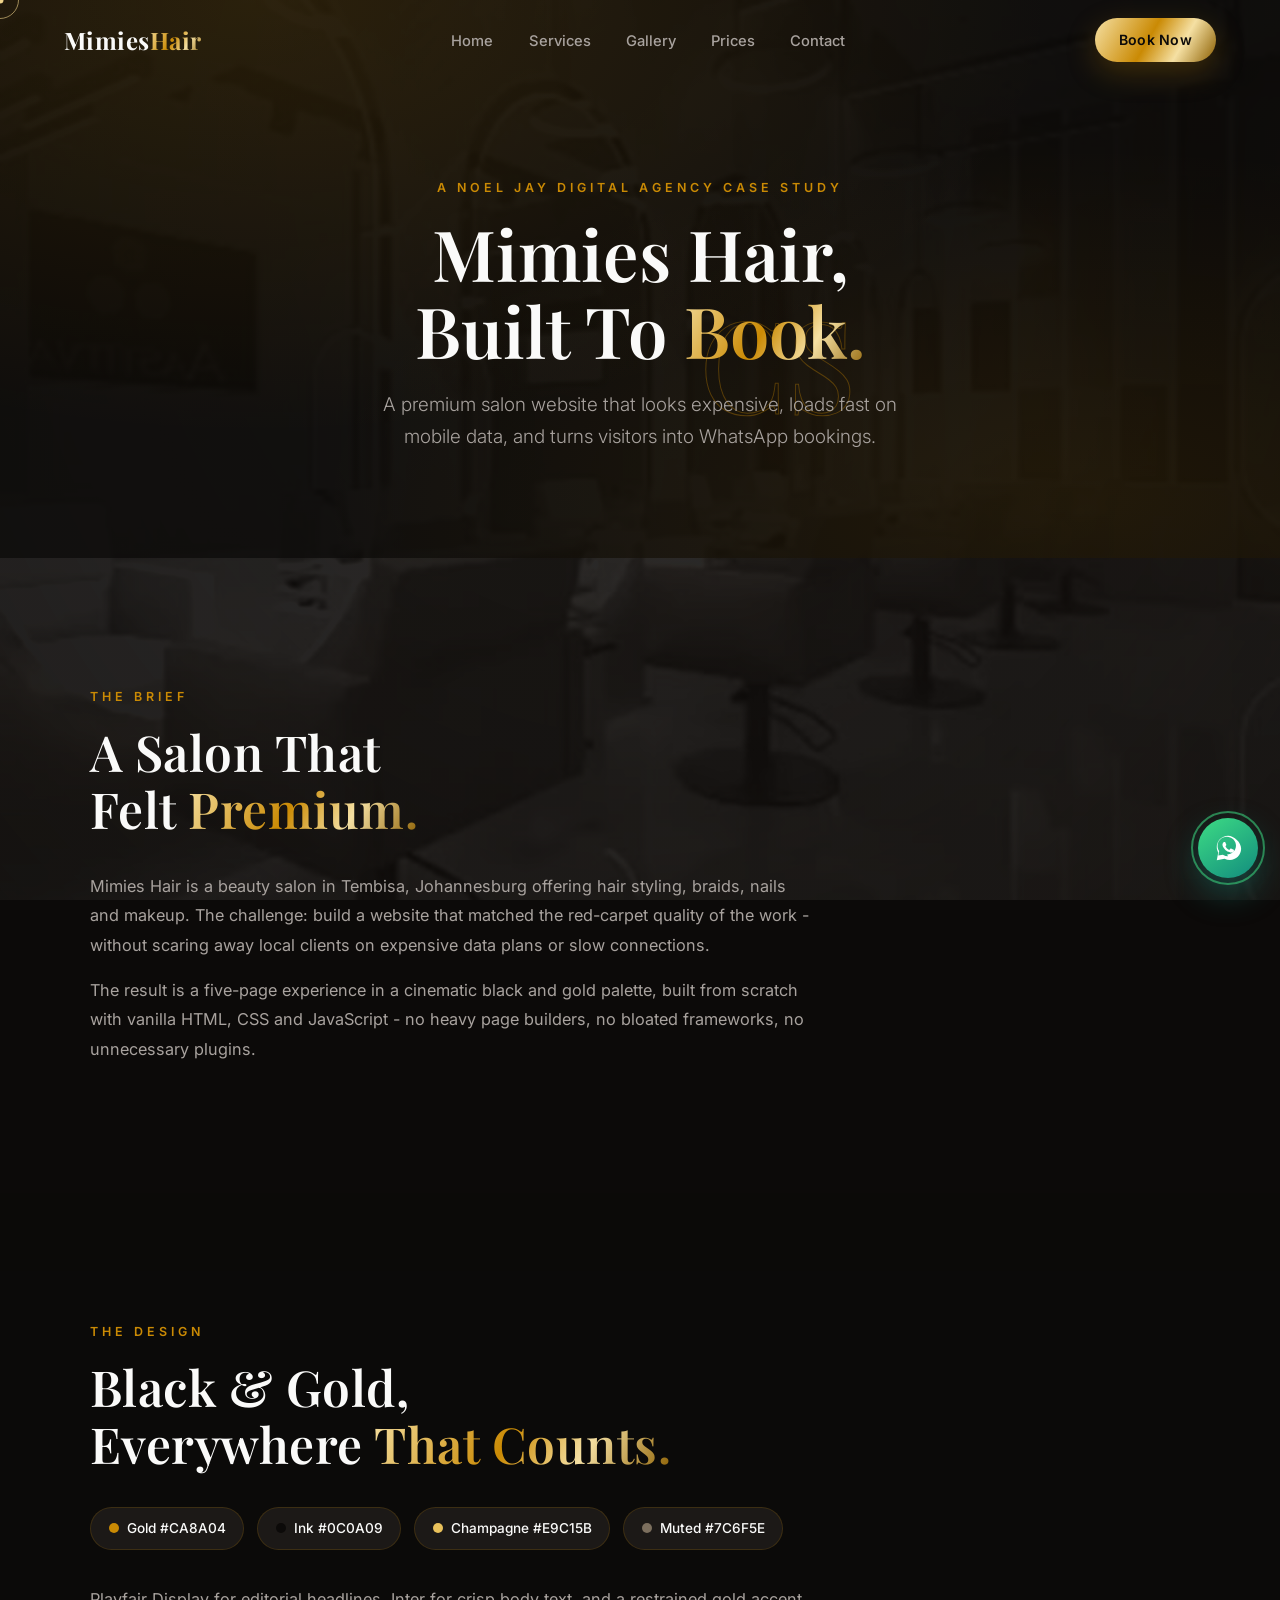
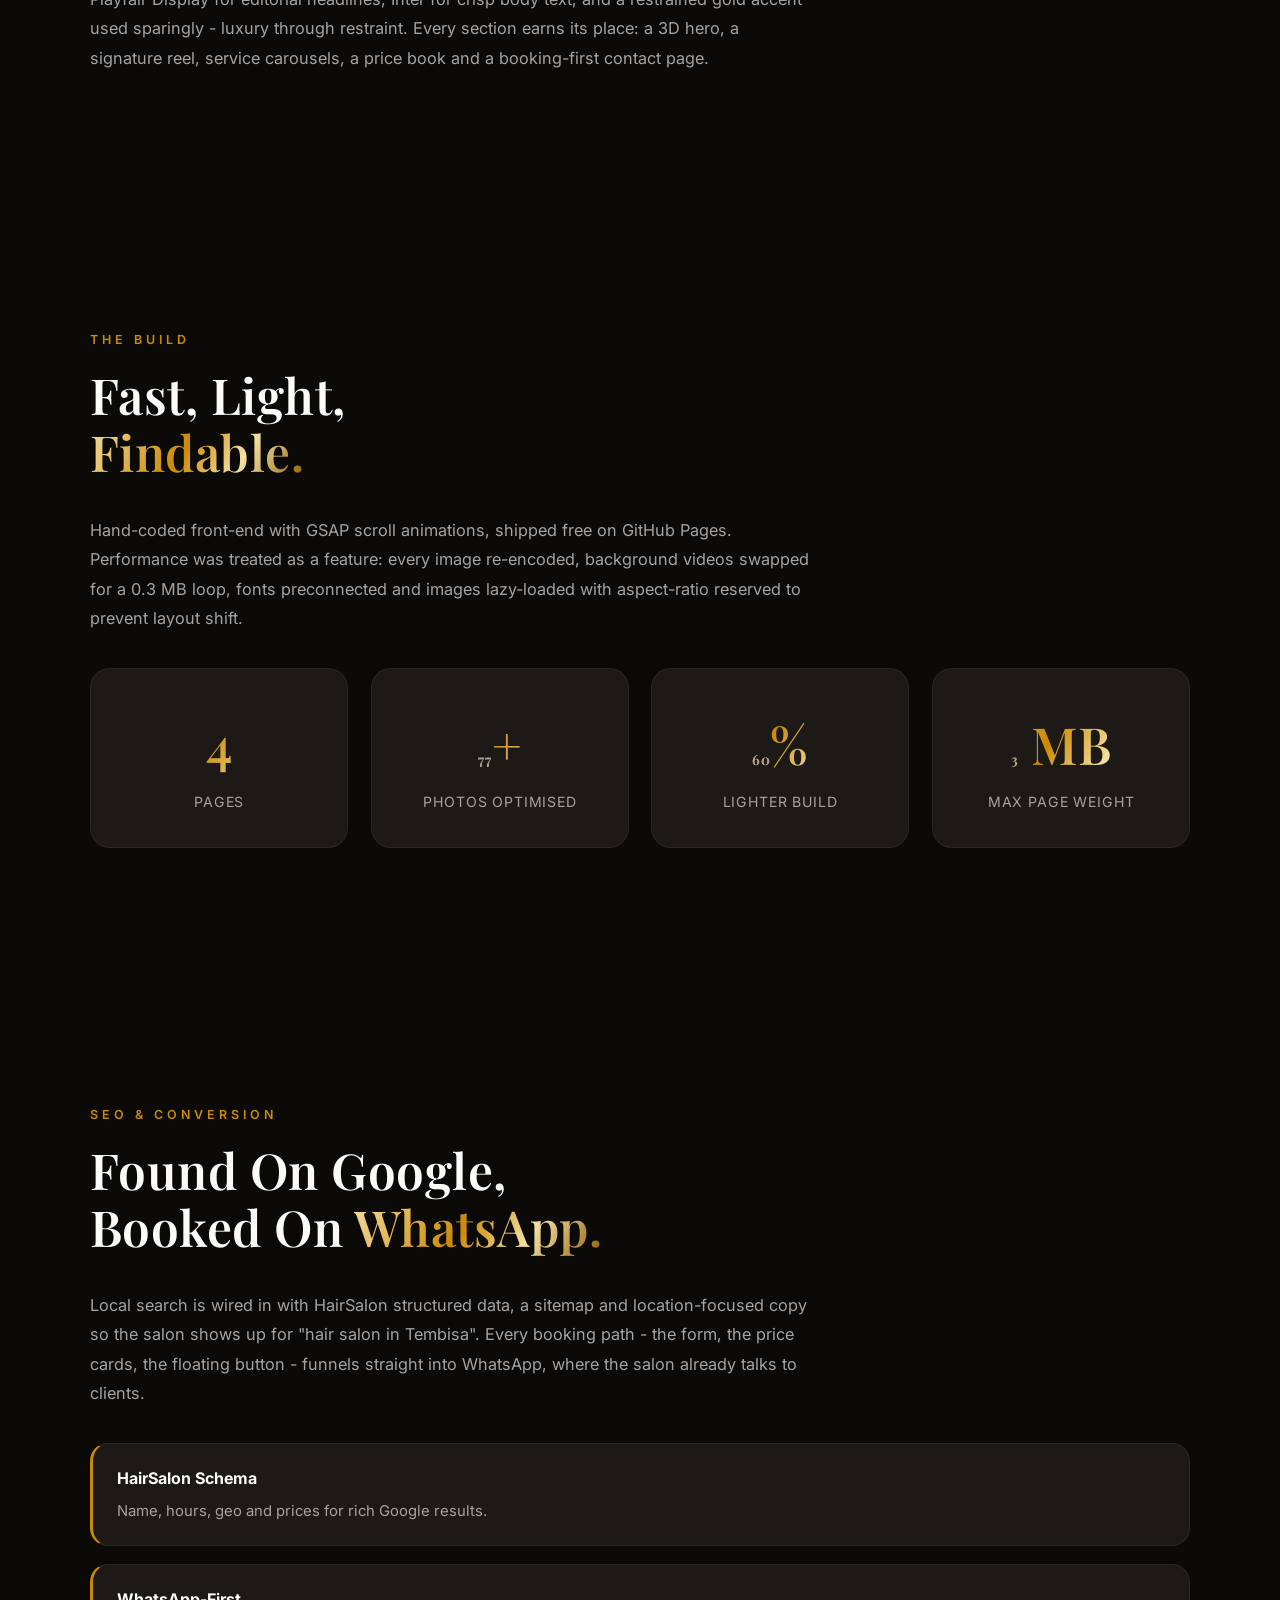
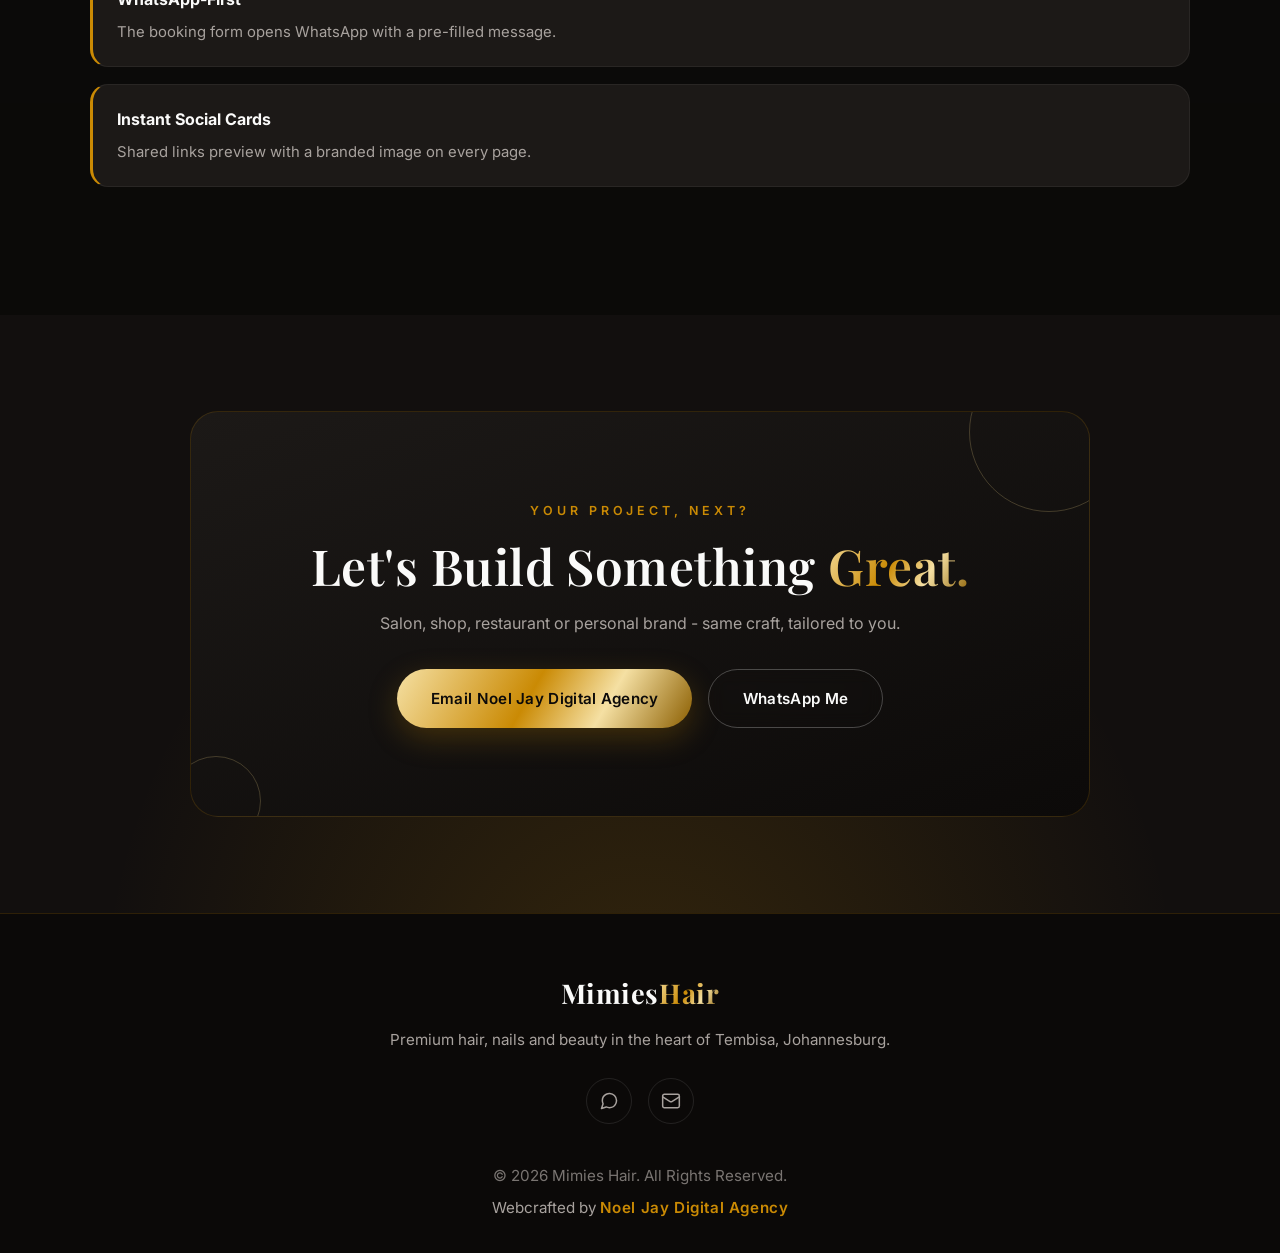
<file: case-study.html>
<!DOCTYPE html>
<html lang="en">
<head>
    <meta charset="UTF-8">
    <meta name="viewport" content="width=device-width, initial-scale=1.0">

    <title>Case Study | Mimies Hair - Noel Jay Digital Agency</title>

    <meta name="description"
          content="How Noel Jay Digital Agency designed and built the Mimies Hair salon website - luxury black and gold design, WhatsApp-first booking, and a 70% lighter load.">

    <meta name="robots" content="index, follow">
    <meta name="theme-color" content="#0C0A09">
    <link rel="manifest" href="manifest.webmanifest">
    <link rel="apple-touch-icon" href="icons/apple-touch-icon.png">
    <meta property="og:title" content="Case Study | Mimies Hair - Noel Jay Digital Agency">
    <meta property="og:description"
          content="A Noel Jay Digital Agency case study: premium black and gold salon website with WhatsApp-first booking, local SEO and a 70% lighter build.">
    <meta property="og:type" content="website">
    <meta property="og:image" content="https://noeljaywolf-create.github.io/mimies-hair/assets/og-image.jpg">
    <meta property="og:url" content="https://noeljaywolf-create.github.io/mimies-hair/case-study.html">
    <meta property="og:site_name" content="Noel Jay Digital Agency">
    <meta name="twitter:card" content="summary_large_image">
    <meta name="twitter:title" content="Case Study | Mimies Hair - Noel Jay Digital Agency">
    <meta name="twitter:image" content="https://noeljaywolf-create.github.io/mimies-hair/assets/og-image.jpg">

    <link rel="icon"
          href="data:image/svg+xml,%3Csvg xmlns='http://www.w3.org/2000/svg' viewBox='0 0 100 100'%3E%3Ctext y='.9em' font-size='90'%3E%F0%9F%92%87%3C/text%3E%3C/svg%3E">

    <link rel="preconnect" href="https://fonts.googleapis.com">
    <link rel="preconnect" href="https://fonts.gstatic.com" crossorigin>
    <link href="https://fonts.googleapis.com/css2?family=Playfair+Display:ital,wght@0,400;0,500;0,600;0,700;1,500&family=Inter:wght@300;400;500;600;700&display=swap"
          rel="stylesheet">

    <link rel="stylesheet" href="style.css">

    <script data-goatcounter="https://mimieshair.goatcounter.com/count" async src="//gc.zgo.at/count.js"></script>
</head>
<body class="page-case">

    <video class="page-video-bg" autoplay muted loop playsinline aria-hidden="true" poster="hero/poster-salon.jpg">
        <source src="hero/salon-tour.mp4" type="video/mp4">
    </video>
    <div class="page-video-shade" aria-hidden="true"></div>

    <div class="preloader" id="preloader">
        <div class="preloader-inner">
            <span class="preloader-logo">Mimies<span>Hair</span></span>
            <div class="preloader-bar"><span></span></div>
        </div>
    </div>

    <div class="cursor-dot" id="cursorDot"></div>
    <div class="cursor-ring" id="cursorRing"></div>

    <a class="whatsapp-float" href="https://wa.me/27753032625" target="_blank" rel="noopener" aria-label="Chat with Mimies Hair on WhatsApp">
        <svg viewBox="0 0 32 32" fill="currentColor" aria-hidden="true">
            <path d="M16 3C9.4 3 4 8.4 4 15c0 2.1.6 4.1 1.6 5.9L4 29l8.3-1.6c1.8.9 3.8 1.4 5.7 1.4 6.6 0 12-5.4 12-12S22.6 3 16 3zm0 21.8c-1.8 0-3.5-.5-5-1.4l-.4-.2-4.9.9.9-4.8-.2-.4c-1-1.5-1.5-3.3-1.5-5.1 0-5.4 4.4-9.8 9.8-9.8 2.6 0 5 .9 6.9 2.7 1.9 1.9 2.9 4.3 2.9 6.9-.1 5.4-4.5 9.2-9.5 9.2zm5.4-7.3c-.3-.1-1.8-.9-2-1-.3-.1-.5-.1-.7.1-.2.3-.8 1-.9 1.2-.2.2-.3.2-.6.1-.3-.1-1.2-.4-2.3-1.4-.8-.8-1.4-1.7-1.5-2-.2-.3 0-.5.1-.6.1-.1.3-.3.4-.5.1-.2.2-.3.3-.5.1-.2 0-.4 0-.5l-1-2.3c-.2-.6-.5-.5-.7-.5h-.6c-.2 0-.5.1-.8.4-.3.3-1 1-1 2.5s1.1 2.9 1.2 3.1c.1.2 2.1 3.3 5.2 4.5.7.3 1.3.5 1.7.6.7.2 1.4.2 1.9.1.6-.1 1.8-.7 2-1.4.3-.7.3-1.3.2-1.4-.1-.1-.3-.2-.6-.3z"/>
        </svg>
    </a>

    <!-- NAVIGATION -->
    <header class="header" id="header">
        <nav class="navbar">
            <a href="index.html" class="logo" aria-label="Mimies Hair home">
                Mimies<span>Hair</span>
            </a>

            <ul class="nav-links" id="navLinks">
                <li><a href="index.html">Home</a></li>
                <li><a href="services.html">Services</a></li>
                <li><a href="gallery.html">Gallery</a></li>
                <li><a href="pricing.html">Prices</a></li>
                <li><a href="contact.html">Contact</a></li>
                <li class="nav-book-mobile"><a href="contact.html" class="primary-btn">Book Now</a></li>
            </ul>

            <a href="contact.html" class="primary-btn nav-book">Book Now</a>

            <button class="hamburger" id="hamburger" aria-label="Toggle menu" aria-expanded="false">
                <span></span><span></span><span></span>
            </button>
        </nav>
    </header>

    <!-- PAGE HEADER -->
    <section class="page-hero case-header">
        <div class="page-hero-inner">
            <p class="page-index" aria-hidden="true">CS</p>
            <p class="section-label reveal-up">A Noel Jay Digital Agency Case Study</p>
            <h1 class="reveal-up" data-delay="1">Mimies Hair,<br>Built To <span class="gold-text">Book.</span></h1>
            <p class="page-hero-text reveal-up" data-delay="2">
                A premium salon website that looks expensive, loads fast on mobile data,
                and turns visitors into WhatsApp bookings.
            </p>
        </div>
    </section>

    <!-- THE BRIEF -->
    <section class="cs-section section">
        <div class="cs-wrap">
            <div class="cs-head reveal-up">
                <p class="section-label">The Brief</p>
                <h2 class="section-title">A Salon That<br>Felt <span class="gold-text">Premium.</span></h2>
            </div>
            <div class="cs-copy reveal-up">
                <p>
                    Mimies Hair is a beauty salon in Tembisa, Johannesburg offering hair styling,
                    braids, nails and makeup. The challenge: build a website that matched the
                    red-carpet quality of the work - without scaring away local clients on
                    expensive data plans or slow connections.
                </p>
                <p>
                    The result is a five-page experience in a cinematic black and gold palette,
                    built from scratch with vanilla HTML, CSS and JavaScript - no heavy page
                    builders, no bloated frameworks, no unnecessary plugins.
                </p>
            </div>
        </div>
    </section>

    <!-- THE DESIGN -->
    <section class="cs-section section cs-alt">
        <div class="cs-wrap">
            <div class="cs-head reveal-up">
                <p class="section-label">The Design</p>
                <h2 class="section-title">Black &amp; Gold,<br>Everywhere <span class="gold-text">That Counts.</span></h2>
            </div>
            <div class="cs-chips reveal-up">
                <span class="cs-chip" style="--chip:#CA8A04">Gold #CA8A04</span>
                <span class="cs-chip" style="--chip:#0C0A09">Ink #0C0A09</span>
                <span class="cs-chip" style="--chip:#E9C15B">Champagne #E9C15B</span>
                <span class="cs-chip" style="--chip:#7C6F5E">Muted #7C6F5E</span>
            </div>
            <div class="cs-copy reveal-up">
                <p>
                    Playfair Display for editorial headlines, Inter for crisp body text, and a
                    restrained gold accent used sparingly - luxury through restraint. Every
                    section earns its place: a 3D hero, a signature reel, service carousels,
                    a price book and a booking-first contact page.
                </p>
            </div>
        </div>
    </section>

    <!-- THE BUILD + PERFORMANCE -->
    <section class="cs-section section">
        <div class="cs-wrap">
            <div class="cs-head reveal-up">
                <p class="section-label">The Build</p>
                <h2 class="section-title">Fast, Light,<br><span class="gold-text">Findable.</span></h2>
            </div>
            <div class="cs-copy reveal-up">
                <p>
                    Hand-coded front-end with GSAP scroll animations, shipped free on GitHub
                    Pages. Performance was treated as a feature: every image re-encoded,
                    background videos swapped for a 0.3 MB loop, fonts preconnected and images
                    lazy-loaded with aspect-ratio reserved to prevent layout shift.
                </p>
            </div>

            <div class="cs-stats">
                <div class="cs-stat reveal-up" data-delay="1">
                    <strong data-count="5">0</strong>
                    <span>Pages</span>
                </div>
                <div class="cs-stat reveal-up" data-delay="2">
                    <strong><span data-count="90">0</span>+</strong>
                    <span>Photos Optimised</span>
                </div>
                <div class="cs-stat reveal-up" data-delay="3">
                    <strong><span data-count="70">0</span>%</strong>
                    <span>Lighter Build</span>
                </div>
                <div class="cs-stat reveal-up" data-delay="4">
                    <strong><span data-count="3">0</span> MB</strong>
                    <span>Max Page Weight</span>
                </div>
            </div>
        </div>
    </section>

    <!-- SEO + CONVERSION -->
    <section class="cs-section section cs-alt">
        <div class="cs-wrap">
            <div class="cs-head reveal-up">
                <p class="section-label">SEO &amp; Conversion</p>
                <h2 class="section-title">Found On Google,<br>Booked On <span class="gold-text">WhatsApp.</span></h2>
            </div>
            <div class="cs-copy reveal-up">
                <p>
                    Local search is wired in with HairSalon structured data, a sitemap and
                    location-focused copy so the salon shows up for "hair salon in Tembisa".
                    Every booking path - the form, the price cards, the floating button -
                    funnels straight into WhatsApp, where the salon already talks to clients.
                </p>
            </div>
            <div class="cs-feats">
                <div class="cs-feat reveal-up">
                    <b>HairSalon Schema</b>
                    <span>Name, hours, geo and prices for rich Google results.</span>
                </div>
                <div class="cs-feat reveal-up">
                    <b>WhatsApp-First</b>
                    <span>The booking form opens WhatsApp with a pre-filled message.</span>
                </div>
                <div class="cs-feat reveal-up">
                    <b>Instant Social Cards</b>
                    <span>Shared links preview with a branded image on every page.</span>
                </div>
            </div>
        </div>
    </section>

    <!-- CTA -->
    <section class="cta">
        <div class="cta-inner" data-tilt>
            <div class="cta-orb cta-orb-1"></div>
            <div class="cta-orb cta-orb-2"></div>
            <p class="section-label">Your Project, Next?</p>
            <h2 class="section-title">Let's Build Something <span class="gold-text">Great.</span></h2>
            <p>Salon, shop, restaurant or personal brand - same craft, tailored to you.</p>
            <div class="hero-buttons">
                <a href="mailto:chakwenyanoel0@gmail.com" class="primary-btn">Email Noel Jay Digital Agency</a>
                <a href="https://wa.me/263771273169" target="_blank" rel="noopener" class="secondary-btn">WhatsApp Me</a>
            </div>
        </div>
    </section>

    <!-- FOOTER -->
    <footer class="footer">
        <div class="footer-inner">
            <a href="index.html" class="logo">Mimies<span>Hair</span></a>
            <p>Premium hair, nails and beauty in the heart of Tembisa, Johannesburg.</p>
            <div class="socials">
                <a href="https://wa.me/27753032625" target="_blank" rel="noopener" aria-label="WhatsApp">
                    <svg viewBox="0 0 24 24" fill="none" stroke="currentColor" stroke-width="1.8" stroke-linecap="round" stroke-linejoin="round"><path d="M21 11.5a8.38 8.38 0 0 1-.9 3.8 8.5 8.5 0 0 1-7.6 4.7 8.38 8.38 0 0 1-3.8-.9L3 21l1.9-5.7a8.38 8.38 0 0 1-.9-3.8 8.5 8.5 0 0 1 4.7-7.6 8.38 8.38 0 0 1 3.8-.9h.5a8.48 8.48 0 0 1 8 8v.5Z"/></svg>
                </a>
                <a href="mailto:mitcheloften@gmail.com" aria-label="Email">
                    <svg viewBox="0 0 24 24" fill="none" stroke="currentColor" stroke-width="1.8" stroke-linecap="round" stroke-linejoin="round"><rect x="2" y="4" width="20" height="16" rx="2"/><path d="m22 7-8.97 5.7a1.94 1.94 0 0 1-2.06 0L2 7"/></svg>
                </a>
            </div>
        </div>
        <p class="copyright">&copy; 2026 Mimies Hair. All Rights Reserved.</p>
        <p class="credit">Webcrafted by <a href="case-study.html">Noel Jay Digital Agency</a></p>
    </footer>

    <script src="script.js"></script>
</body>
</html>
</file>
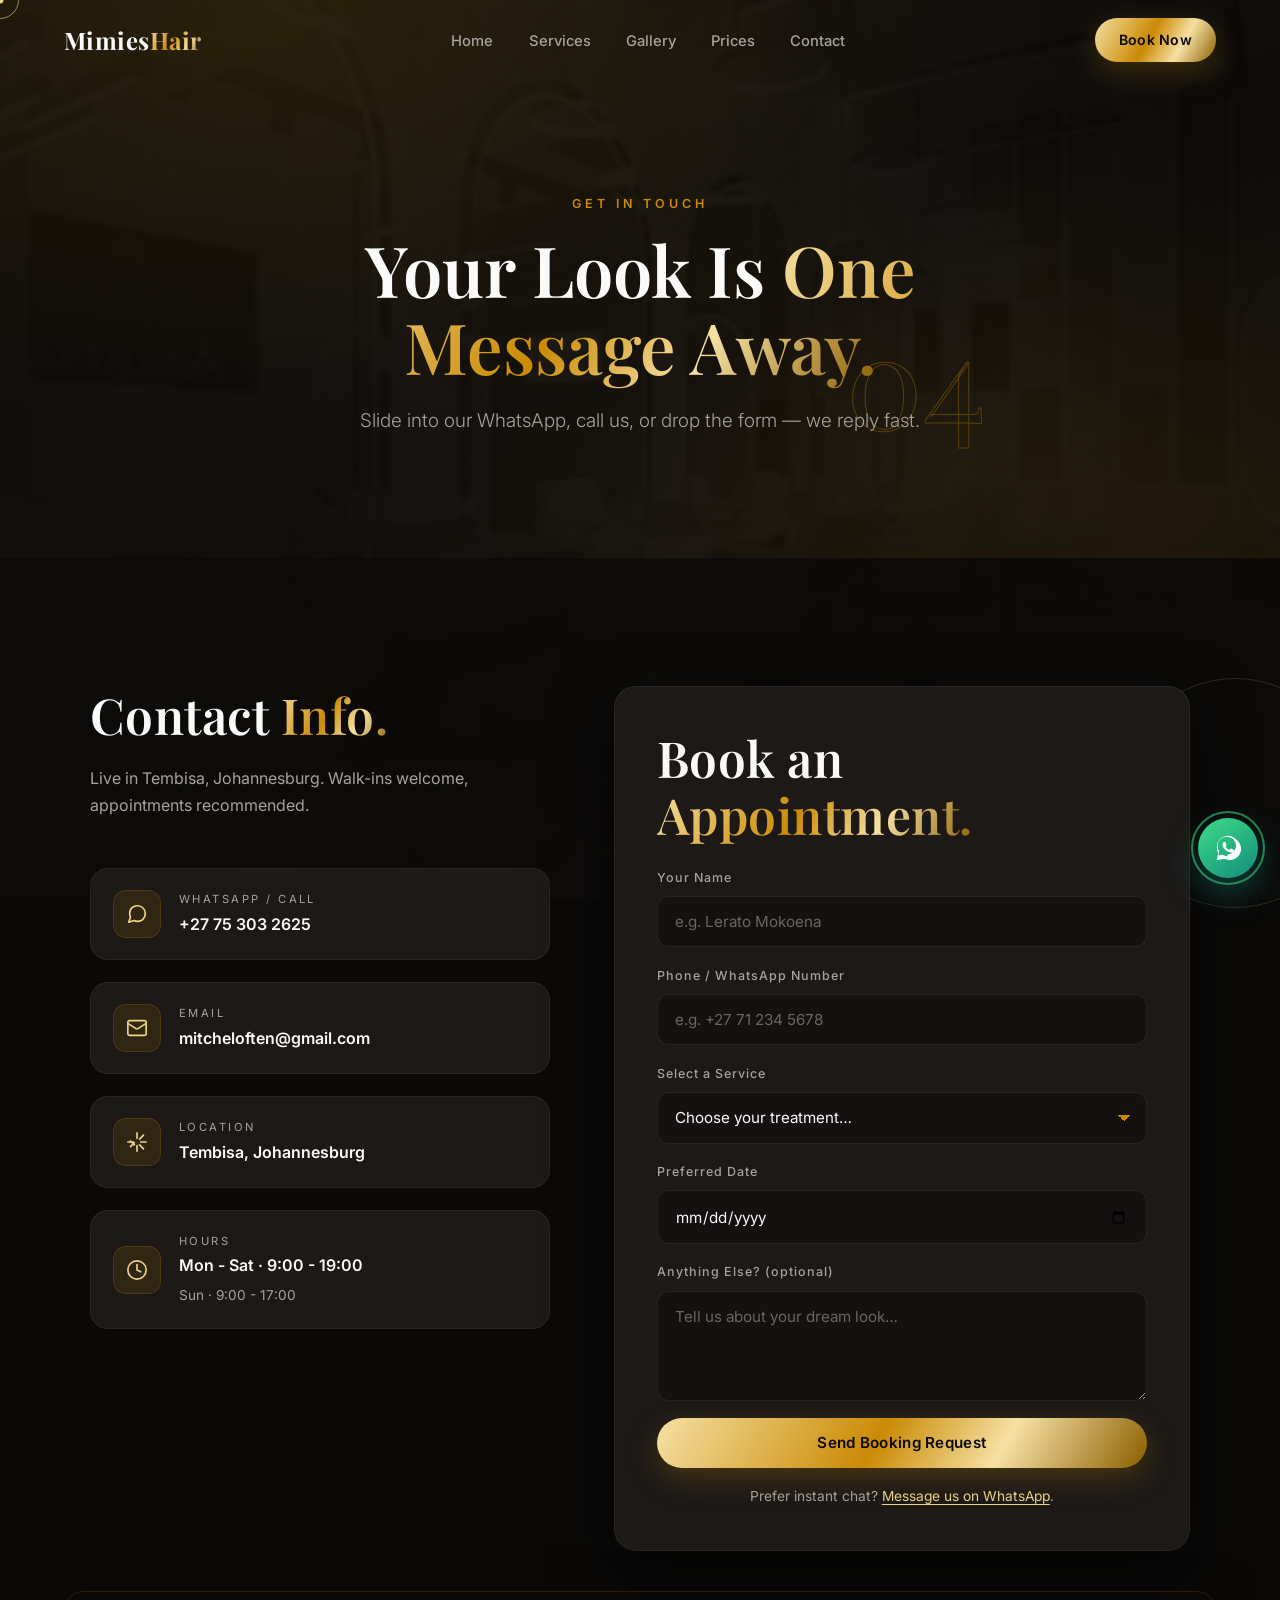
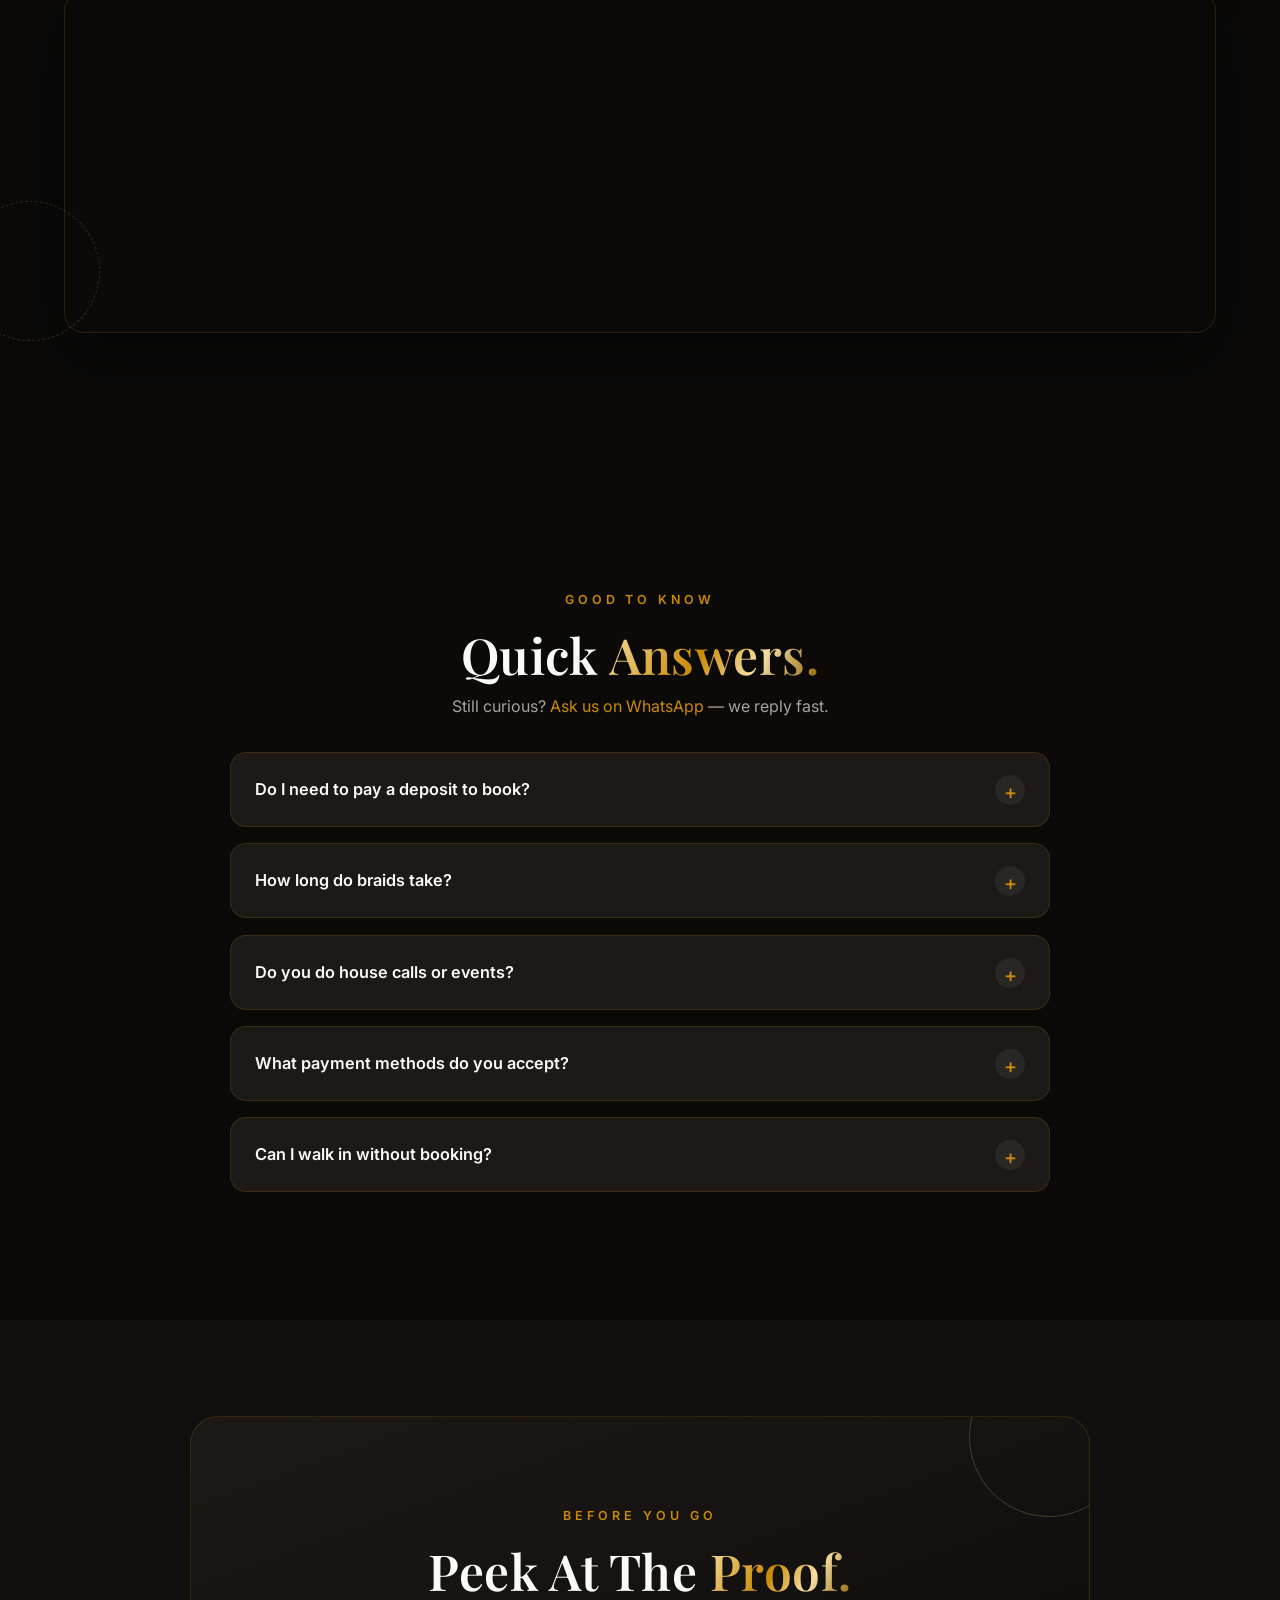
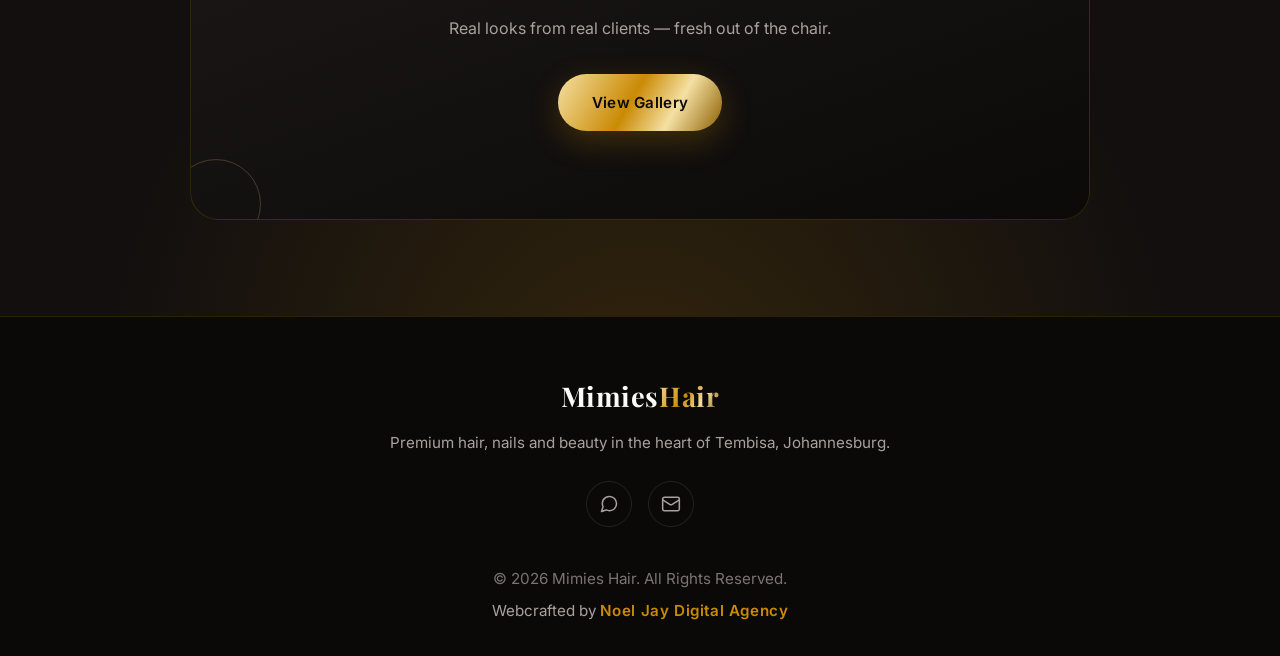
<file: contact.html>
<!DOCTYPE html>
<html lang="en">
<head>
    <meta charset="UTF-8">
    <meta name="viewport" content="width=device-width, initial-scale=1.0">

    <title>Contact | Mimies Hair — Tembisa</title>

    <meta name="description"
          content="Book your appointment with Mimies Hair in Tembisa, Johannesburg. WhatsApp or call +27 75 303 2625, or email mitcheloften@gmail.com.">

    <meta name="robots" content="index, follow">
    <meta name="theme-color" content="#0C0A09">
    <link rel="manifest" href="manifest.webmanifest">
    <link rel="apple-touch-icon" href="icons/apple-touch-icon.png">
    <meta property="og:title" content="Contact | Mimies Hair - Tembisa">
    <meta property="og:description"
          content="Contact Mimies Hair in Tembisa, Johannesburg. WhatsApp +27 75 303 2625 or email to book your appointment.">
    <meta property="og:type" content="website">
    <meta property="og:image" content="https://noeljaywolf-create.github.io/mimies-hair/assets/og-image.jpg">
    <meta property="og:url" content="https://noeljaywolf-create.github.io/mimies-hair/contact.html">
    <meta property="og:site_name" content="Mimies Hair">
    <meta name="twitter:card" content="summary_large_image">
    <meta name="twitter:title" content="Contact | Mimies Hair - Tembisa">
    <meta name="twitter:image" content="https://noeljaywolf-create.github.io/mimies-hair/assets/og-image.jpg">

    <link rel="icon"
          href="data:image/svg+xml,%3Csvg xmlns='http://www.w3.org/2000/svg' viewBox='0 0 100 100'%3E%3Ctext y='.9em' font-size='90'%3E%F0%9F%92%87%3C/text%3E%3C/svg%3E">

    <link rel="preconnect" href="https://fonts.googleapis.com">
    <link rel="preconnect" href="https://fonts.gstatic.com" crossorigin>
    <link href="https://fonts.googleapis.com/css2?family=Playfair+Display:ital,wght@0,400;0,500;0,600;0,700;1,500&family=Inter:wght@300;400;500;600;700&display=swap"
          rel="stylesheet">

    <link rel="stylesheet" href="style.css">

    <script data-goatcounter="https://mimieshair.goatcounter.com/count" async src="//gc.zgo.at/count.js"></script>
</head>
<body class="page-contact">

    <video class="page-video-bg" autoplay muted loop playsinline aria-hidden="true" poster="hero/poster-salon.jpg">
        <source src="hero/salon-tour.mp4" type="video/mp4">
    </video>
    <div class="page-video-shade" aria-hidden="true"></div>

    <div class="preloader" id="preloader">
        <div class="preloader-inner">
            <span class="preloader-logo">Mimies<span>Hair</span></span>
            <div class="preloader-bar"><span></span></div>
        </div>
    </div>

    <div class="cursor-dot" id="cursorDot"></div>
    <div class="cursor-ring" id="cursorRing"></div>

    <a class="whatsapp-float" href="https://wa.me/27753032625" target="_blank" rel="noopener" aria-label="Chat with Mimies Hair on WhatsApp">
        <svg viewBox="0 0 32 32" fill="currentColor" aria-hidden="true">
            <path d="M16 3C9.4 3 4 8.4 4 15c0 2.1.6 4.1 1.6 5.9L4 29l8.3-1.6c1.8.9 3.8 1.4 5.7 1.4 6.6 0 12-5.4 12-12S22.6 3 16 3zm0 21.8c-1.8 0-3.5-.5-5-1.4l-.4-.2-4.9.9.9-4.8-.2-.4c-1-1.5-1.5-3.3-1.5-5.1 0-5.4 4.4-9.8 9.8-9.8 2.6 0 5 .9 6.9 2.7 1.9 1.9 2.9 4.3 2.9 6.9-.1 5.4-4.5 9.2-9.5 9.2zm5.4-7.3c-.3-.1-1.8-.9-2-1-.3-.1-.5-.1-.7.1-.2.3-.8 1-.9 1.2-.2.2-.3.2-.6.1-.3-.1-1.2-.4-2.3-1.4-.8-.8-1.4-1.7-1.5-2-.2-.3 0-.5.1-.6.1-.1.3-.3.4-.5.1-.2.2-.3.3-.5.1-.2 0-.4 0-.5l-1-2.3c-.2-.6-.5-.5-.7-.5h-.6c-.2 0-.5.1-.8.4-.3.3-1 1-1 2.5s1.1 2.9 1.2 3.1c.1.2 2.1 3.3 5.2 4.5.7.3 1.3.5 1.7.6.7.2 1.4.2 1.9.1.6-.1 1.8-.7 2-1.4.3-.7.3-1.3.2-1.4-.1-.1-.3-.2-.6-.3z"/>
        </svg>
    </a>

    <!-- NAVIGATION -->
    <header class="header" id="header">
        <nav class="navbar">
            <a href="index.html" class="logo" aria-label="Mimies Hair home">
                Mimies<span>Hair</span>
            </a>

            <ul class="nav-links" id="navLinks">
                <li><a href="index.html">Home</a></li>
                <li><a href="services.html">Services</a></li>
                <li><a href="gallery.html">Gallery</a></li>
                <li><a href="pricing.html">Prices</a></li>
                <li><a href="contact.html" class="active">Contact</a></li>
                <li class="nav-book-mobile"><a href="contact.html" class="primary-btn">Book Now</a></li>
            </ul>

            <a href="contact.html" class="primary-btn nav-book">Book Now</a>

            <button class="hamburger" id="hamburger" aria-label="Toggle menu" aria-expanded="false">
                <span></span><span></span><span></span>
            </button>
        </nav>
    </header>

    <!-- PAGE HEADER -->
    <section class="page-hero contact-header">
        <div class="page-hero-inner">
            <p class="page-index" aria-hidden="true">04</p>
            <p class="section-label reveal-up">Get In Touch</p>
            <h1 class="reveal-up" data-delay="1">Your Look Is <span class="gold-text">One Message Away.</span></h1>
            <p class="page-hero-text reveal-up" data-delay="2">
                Slide into our WhatsApp, call us, or drop the form — we reply fast.
            </p>
        </div>
    </section>

    <!-- CONTACT -->
    <section class="contact section" id="contact">
        <div class="contact-grid">

            <div class="contact-info">
                <h2 class="section-title reveal-up">Contact <span class="gold-text">Info.</span></h2>
                <p class="contact-intro reveal-up">
                    Live in Tembisa, Johannesburg. Walk-ins welcome, appointments recommended.
                </p>

                <a class="info-card reveal-up" data-tilt href="https://wa.me/27753032625" target="_blank" rel="noopener">
                    <span class="info-icon">
                        <svg viewBox="0 0 24 24" fill="none" stroke="currentColor" stroke-width="1.8" stroke-linecap="round" stroke-linejoin="round"><path d="M21 11.5a8.38 8.38 0 0 1-.9 3.8 8.5 8.5 0 0 1-7.6 4.7 8.38 8.38 0 0 1-3.8-.9L3 21l1.9-5.7a8.38 8.38 0 0 1-.9-3.8 8.5 8.5 0 0 1 4.7-7.6 8.38 8.38 0 0 1 3.8-.9h.5a8.48 8.48 0 0 1 8 8v.5Z"/></svg>
                    </span>
                    <span class="info-body">
                        <small>WhatsApp / Call</small>
                        <strong>+27 75 303 2625</strong>
                    </span>
                    <span class="info-arrow">↗</span>
                </a>

                <a class="info-card reveal-up" data-tilt href="mailto:mitcheloften@gmail.com">
                    <span class="info-icon">
                        <svg viewBox="0 0 24 24" fill="none" stroke="currentColor" stroke-width="1.8" stroke-linecap="round" stroke-linejoin="round"><rect x="2" y="4" width="20" height="16" rx="2"/><path d="m22 7-8.97 5.7a1.94 1.94 0 0 1-2.06 0L2 7"/></svg>
                    </span>
                    <span class="info-body">
                        <small>Email</small>
                        <strong>mitcheloften@gmail.com</strong>
                    </span>
                    <span class="info-arrow">↗</span>
                </a>

                <div class="info-card reveal-up" data-tilt>
                    <span class="info-icon">
                        <svg viewBox="0 0 24 24" fill="none" stroke="currentColor" stroke-width="1.8" stroke-linecap="round" stroke-linejoin="round"><path d="M12 2v6M12 22v-6M4.93 10.93l4.24 4.24M14.83 8.83l4.24-4.24M2 12h6M22 12h-6M4.93 17.07l4.24-4.24M14.83 15.17l4.24 4.24"/></svg>
                    </span>
                    <span class="info-body">
                        <small>Location</small>
                        <strong>Tembisa, Johannesburg</strong>
                    </span>
                </div>

                <div class="info-card reveal-up" data-tilt>
                    <span class="info-icon">
                        <svg viewBox="0 0 24 24" fill="none" stroke="currentColor" stroke-width="1.8" stroke-linecap="round" stroke-linejoin="round"><circle cx="12" cy="12" r="10"/><path d="M12 6v6l4 2"/></svg>
                    </span>
                    <span class="info-body">
                        <small>Hours</small>
                        <strong>Mon - Sat · 9:00 - 19:00</strong>
                        <span class="hours-sun">Sun · 9:00 - 17:00</span>
                    </span>
                </div>
            </div>

            <form class="booking-form reveal-up" id="bookingForm">
                <h2 class="section-title">Book an <span class="gold-text">Appointment.</span></h2>

                <label class="form-field">
                    <span>Your Name</span>
                    <input type="text" name="name" required placeholder="e.g. Lerato Mokoena" autocomplete="name">
                </label>

                <label class="form-field">
                    <span>Phone / WhatsApp Number</span>
                    <input type="tel" name="phone" required placeholder="e.g. +27 71 234 5678" autocomplete="tel">
                </label>

                <label class="form-field">
                    <span>Select a Service</span>
                    <select name="service" required>
                        <option value="" disabled selected>Choose your treatment…</option>
                        <option>Hair Styling — from R400</option>
                        <option>Braids &amp; Knots — from R400</option>
                        <option>Nails — from R400</option>
                        <option>Makeup — from R400</option>
                        <option>Extensions &amp; Wigs — from R400</option>
                        <option>Treatments — from R400</option>
                    </select>
                </label>

                <label class="form-field">
                    <span>Preferred Date</span>
                    <input type="date" name="date">
                </label>

                <label class="form-field">
                    <span>Anything Else? (optional)</span>
                    <textarea name="message" rows="4" placeholder="Tell us about your dream look…"></textarea>
                </label>

                <button type="submit" class="primary-btn form-submit">
                    Send Booking Request
                </button>
                <p class="form-note">
                    Prefer instant chat? <a href="https://wa.me/27753032625" target="_blank" rel="noopener">Message us on WhatsApp</a>.
                </p>
            </form>

        </div>

        <div class="contact-map reveal-up">
            <iframe src="https://www.google.com/maps?q=Tembisa,+Johannesburg,+South+Africa&output=embed"
                    width="100%" height="340" style="border:0" loading="lazy" allowfullscreen
                    referrerpolicy="no-referrer-when-downgrade"
                    title="Mimies Hair location - Tembisa, Johannesburg"></iframe>
        </div>
    </section>

    <!-- FAQ -->
    <section class="faq section" id="faq">
        <div class="faq-inner">
            <div class="faq-head">
                <p class="section-label reveal-up">Good To Know</p>
                <h2 class="section-title reveal-up">Quick <span class="gold-text">Answers.</span></h2>
                <p class="faq-sub reveal-up">Still curious? <a href="https://wa.me/27753032625" target="_blank" rel="noopener">Ask us on WhatsApp</a> — we reply fast.</p>
            </div>

            <div class="faq-list">
                <details class="faq-item reveal-up">
                    <summary>Do I need to pay a deposit to book?</summary>
                    <p>Yes — a small R50 deposit secures your slot for braids, extensions and bridal looks. It's deducted from your total on the day and can be sent via WhatsApp or E-wallet.</p>
                </details>

                <details class="faq-item reveal-up">
                    <summary>How long do braids take?</summary>
                    <p>Knotless and box braids take roughly 3–5 hours depending on length and size. We'll give you an exact time when you book so you can plan your day.</p>
                </details>

                <details class="faq-item reveal-up">
                    <summary>Do you do house calls or events?</summary>
                    <p>Yes — bridal party makeup and styling, plus group bookings for birthdays and events, are available. Message us on WhatsApp with your date and we'll arrange it.</p>
                </details>

                <details class="faq-item reveal-up">
                    <summary>What payment methods do you accept?</summary>
                    <p>We accept cash and E-wallet (Send/Receive). A deposit is required to hold weekend and longer appointment slots, and it goes toward your final bill.</p>
                </details>

                <details class="faq-item reveal-up">
                    <summary>Can I walk in without booking?</summary>
                    <p>Walk-ins are welcome Monday to Saturday, but booking ahead guarantees your slot — especially on weekends when we get busy.</p>
                </details>
            </div>
        </div>
    </section>

    <!-- CTA -->
    <section class="cta">
        <div class="cta-inner" data-tilt>
            <div class="cta-orb cta-orb-1"></div>
            <div class="cta-orb cta-orb-2"></div>
            <p class="section-label">Before You Go</p>
            <h2 class="section-title">Peek At The <span class="gold-text">Proof.</span></h2>
            <p>Real looks from real clients — fresh out of the chair.</p>
            <a href="gallery.html" class="primary-btn">View Gallery</a>
        </div>
    </section>

    <!-- FOOTER -->
    <footer class="footer">
        <div class="footer-inner">
            <a href="index.html" class="logo">Mimies<span>Hair</span></a>
            <p>Premium hair, nails and beauty in the heart of Tembisa, Johannesburg.</p>
            <div class="socials">
                <a href="https://wa.me/27753032625" target="_blank" rel="noopener" aria-label="WhatsApp">
                    <svg viewBox="0 0 24 24" fill="none" stroke="currentColor" stroke-width="1.8" stroke-linecap="round" stroke-linejoin="round"><path d="M21 11.5a8.38 8.38 0 0 1-.9 3.8 8.5 8.5 0 0 1-7.6 4.7 8.38 8.38 0 0 1-3.8-.9L3 21l1.9-5.7a8.38 8.38 0 0 1-.9-3.8 8.5 8.5 0 0 1 4.7-7.6 8.38 8.38 0 0 1 3.8-.9h.5a8.48 8.48 0 0 1 8 8v.5Z"/></svg>
                </a>
                <a href="mailto:mitcheloften@gmail.com" aria-label="Email">
                    <svg viewBox="0 0 24 24" fill="none" stroke="currentColor" stroke-width="1.8" stroke-linecap="round" stroke-linejoin="round"><rect x="2" y="4" width="20" height="16" rx="2"/><path d="m22 7-8.97 5.7a1.94 1.94 0 0 1-2.06 0L2 7"/></svg>
                </a>
            </div>
        </div>
        <p class="copyright">© 2026 Mimies Hair. All Rights Reserved.</p>
        <p class="credit">Webcrafted by <a href="case-study.html">Noel Jay Digital Agency</a></p>
    </footer>

    <script src="script.js"></script>
</body>
</html>
</file>
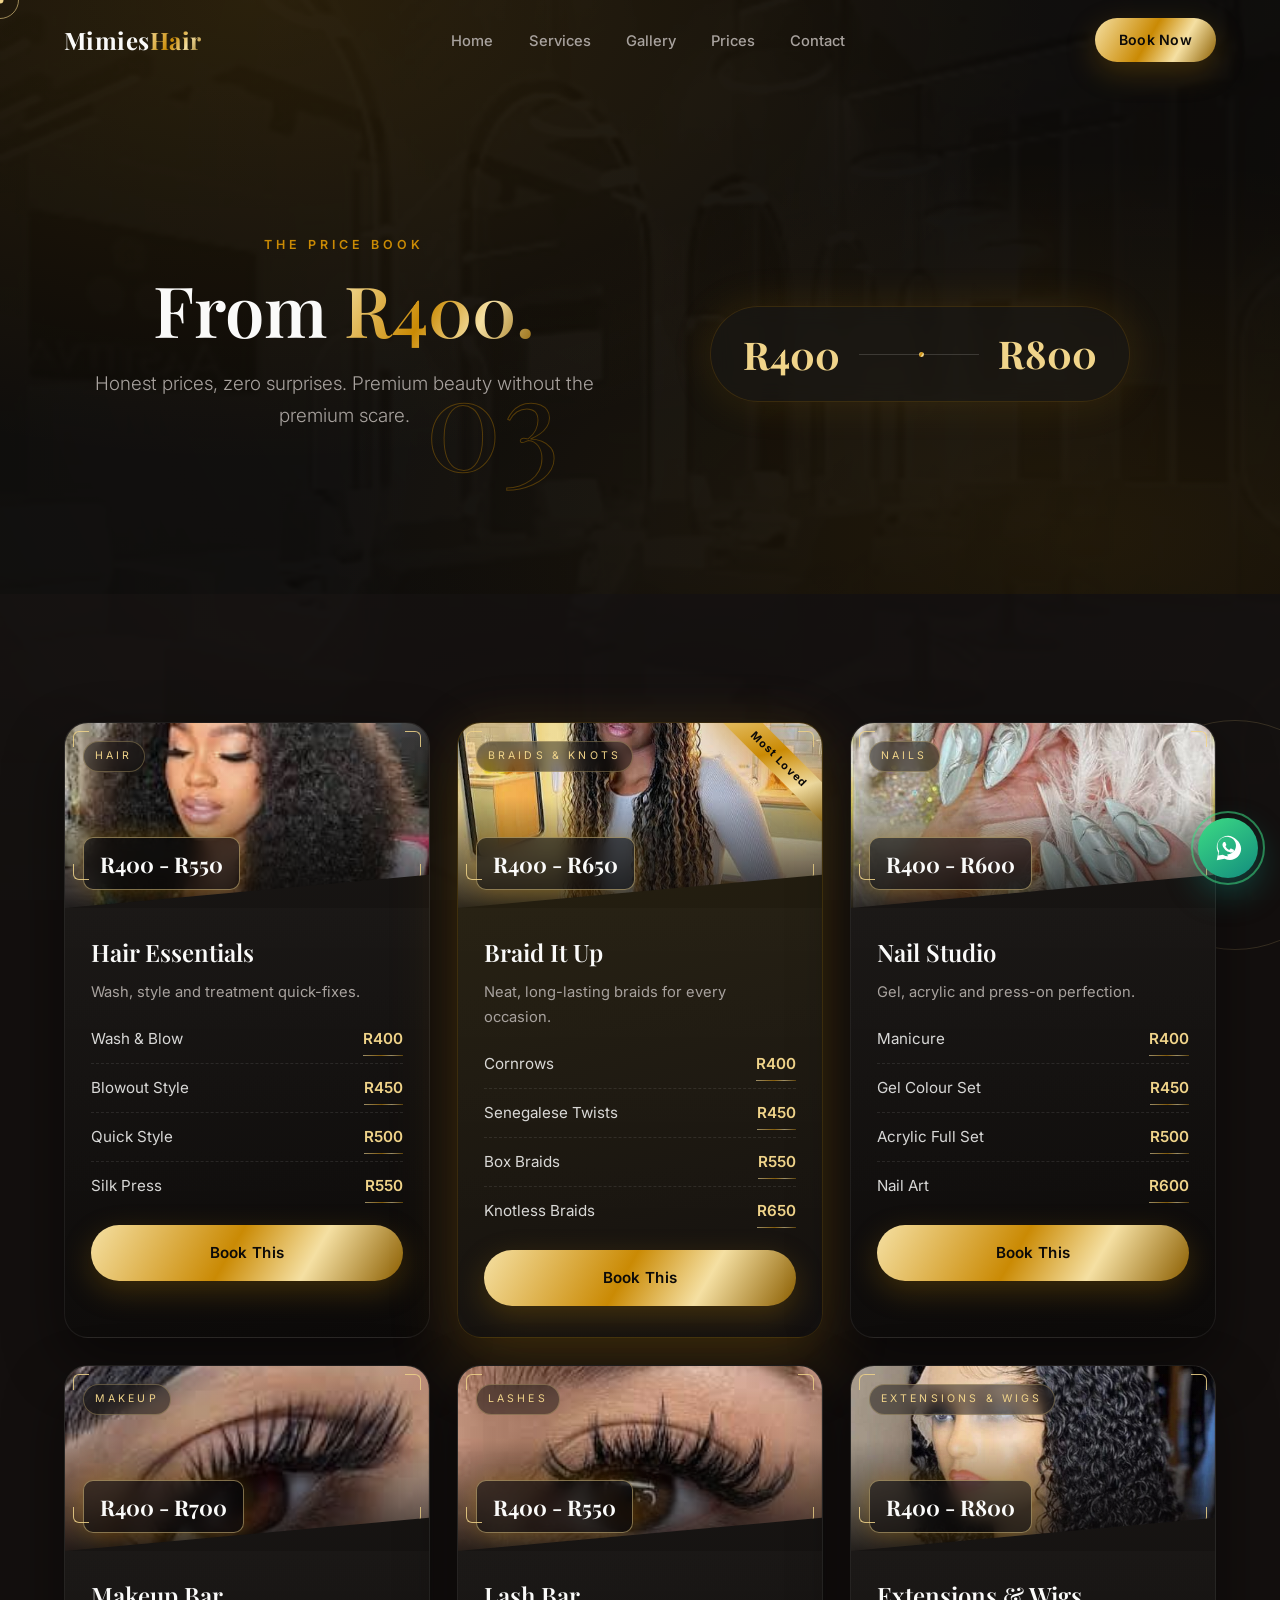
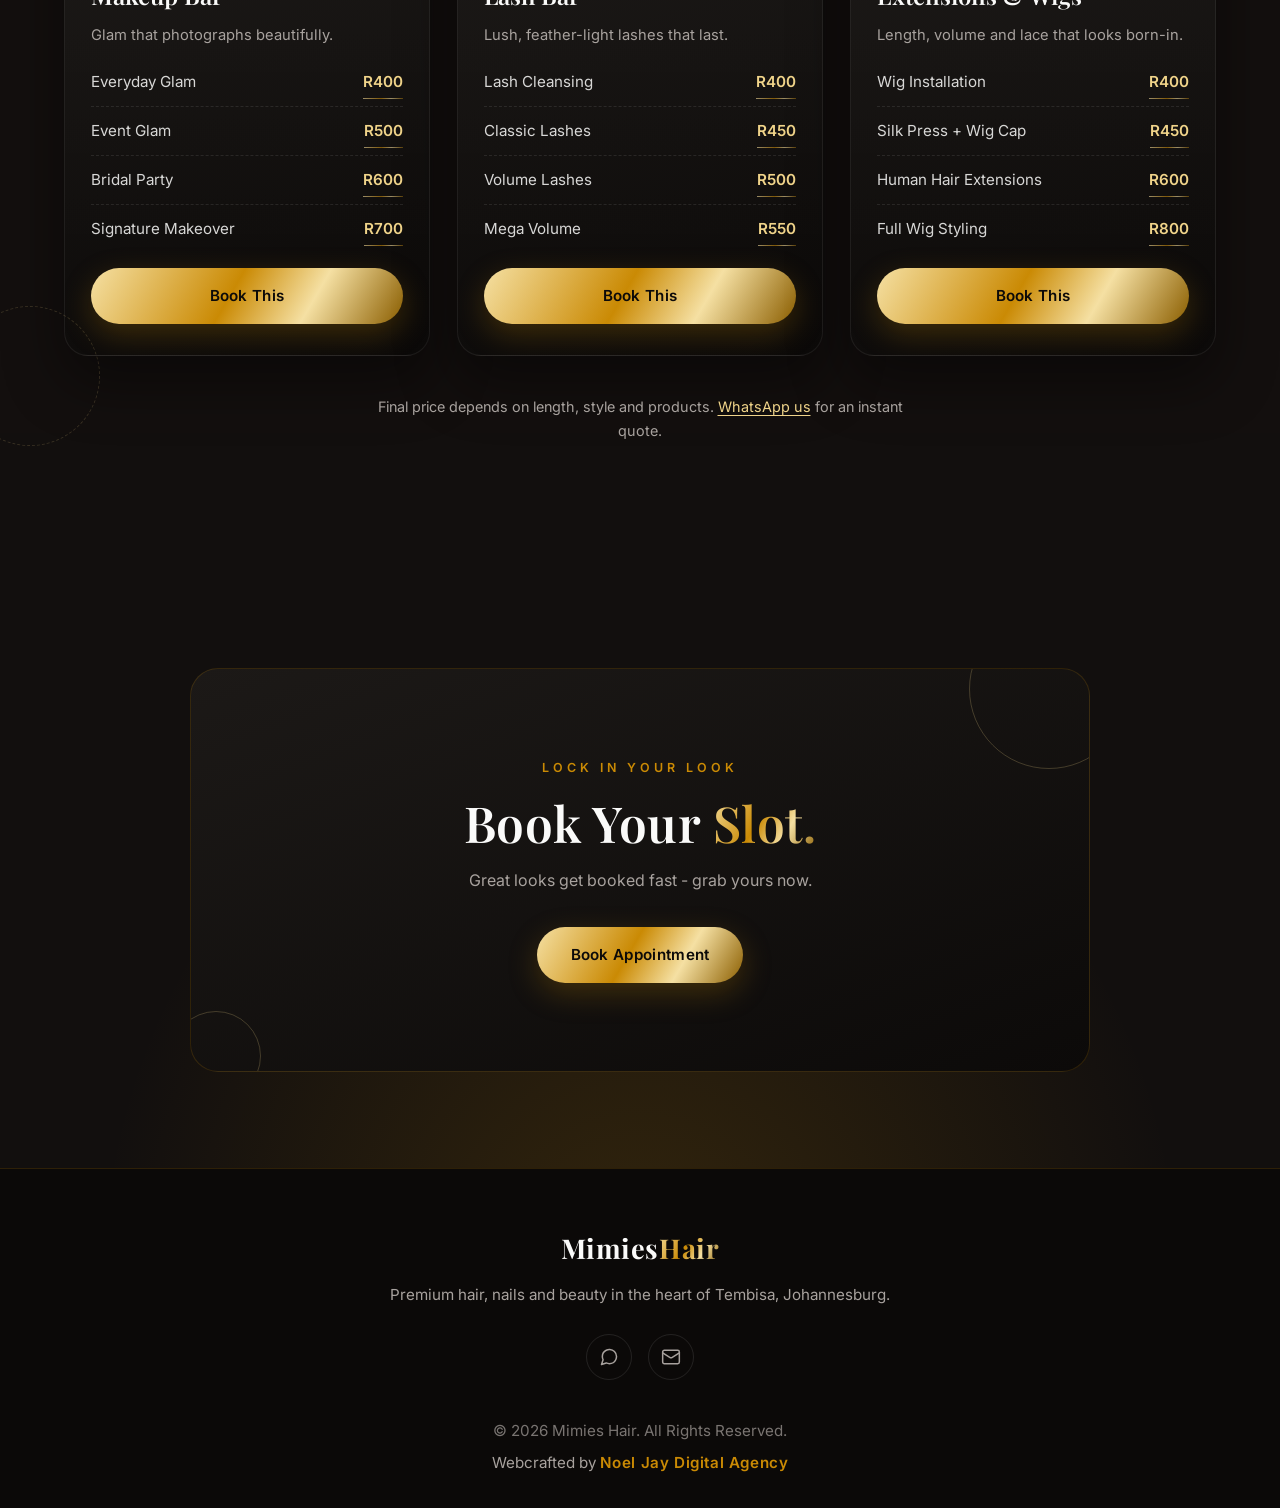
<file: pricing.html>
﻿<!DOCTYPE html>
<html lang="en">
<head>
    <meta charset="UTF-8">
    <meta name="viewport" content="width=device-width, initial-scale=1.0">

    <title>Prices | Mimies Hair - Tembisa</title>

    <meta name="description"
          content="Mimies Hair price list: hair styling, braids, nails, makeup, lashes and extensions starting at R400 in Tembisa, Johannesburg.">

    <meta name="robots" content="index, follow">
    <meta name="theme-color" content="#0C0A09">
    <link rel="manifest" href="manifest.webmanifest">
    <link rel="apple-touch-icon" href="icons/apple-touch-icon.png">
    <meta property="og:title" content="Prices | Mimies Hair - Tembisa">
    <meta property="og:description"
          content="Mimies Hair price list - hair, braids, nails, makeup, lashes and extensions from R400 in Tembisa, Johannesburg.">
    <meta property="og:type" content="website">
    <meta property="og:image" content="https://noeljaywolf-create.github.io/mimies-hair/assets/og-image.jpg">
    <meta property="og:url" content="https://noeljaywolf-create.github.io/mimies-hair/pricing.html">
    <meta property="og:site_name" content="Mimies Hair">
    <meta name="twitter:card" content="summary_large_image">
    <meta name="twitter:title" content="Prices | Mimies Hair - Tembisa">
    <meta name="twitter:image" content="https://noeljaywolf-create.github.io/mimies-hair/assets/og-image.jpg">

    <link rel="icon"
          href="data:image/svg+xml,%3Csvg xmlns='http://www.w3.org/2000/svg' viewBox='0 0 100 100'%3E%3Ctext y='.9em' font-size='90'%3E%F0%9F%92%87%3C/text%3E%3C/svg%3E">

    <link rel="preconnect" href="https://fonts.googleapis.com">
    <link rel="preconnect" href="https://fonts.gstatic.com" crossorigin>
    <link href="https://fonts.googleapis.com/css2?family=Playfair+Display:ital,wght@0,400;0,500;0,600;0,700;1,500&family=Inter:wght@300;400;500;600;700&display=swap"
          rel="stylesheet">

    <link rel="stylesheet" href="style.css">

    <script data-goatcounter="https://mimieshair.goatcounter.com/count" async src="//gc.zgo.at/count.js"></script>
</head>
<body class="page-pricing">

    <video class="page-video-bg" autoplay muted loop playsinline aria-hidden="true" poster="hero/poster-salon.jpg">
        <source src="hero/salon-tour.mp4" type="video/mp4">
    </video>
    <div class="page-video-shade" aria-hidden="true"></div>

    <div class="preloader" id="preloader">
        <div class="preloader-inner">
            <span class="preloader-logo">Mimies<span>Hair</span></span>
            <div class="preloader-bar"><span></span></div>
        </div>
    </div>

    <div class="cursor-dot" id="cursorDot"></div>
    <div class="cursor-ring" id="cursorRing"></div>

    <a class="whatsapp-float" href="https://wa.me/27753032625" target="_blank" rel="noopener" aria-label="Chat with Mimies Hair on WhatsApp">
        <svg viewBox="0 0 32 32" fill="currentColor" aria-hidden="true">
            <path d="M16 3C9.4 3 4 8.4 4 15c0 2.1.6 4.1 1.6 5.9L4 29l8.3-1.6c1.8.9 3.8 1.4 5.7 1.4 6.6 0 12-5.4 12-12S22.6 3 16 3zm0 21.8c-1.8 0-3.5-.5-5-1.4l-.4-.2-4.9.9.9-4.8-.2-.4c-1-1.5-1.5-3.3-1.5-5.1 0-5.4 4.4-9.8 9.8-9.8 2.6 0 5 .9 6.9 2.7 1.9 1.9 2.9 4.3 2.9 6.9-.1 5.4-4.5 9.2-9.5 9.2zm5.4-7.3c-.3-.1-1.8-.9-2-1-.3-.1-.5-.1-.7.1-.2.3-.8 1-.9 1.2-.2.2-.3.2-.6.1-.3-.1-1.2-.4-2.3-1.4-.8-.8-1.4-1.7-1.5-2-.2-.3 0-.5.1-.6.1-.1.3-.3.4-.5.1-.2.2-.3.3-.5.1-.2 0-.4 0-.5l-1-2.3c-.2-.6-.5-.5-.7-.5h-.6c-.2 0-.5.1-.8.4-.3.3-1 1-1 2.5s1.1 2.9 1.2 3.1c.1.2 2.1 3.3 5.2 4.5.7.3 1.3.5 1.7.6.7.2 1.4.2 1.9.1.6-.1 1.8-.7 2-1.4.3-.7.3-1.3.2-1.4-.1-.1-.3-.2-.6-.3z"/>
        </svg>
    </a>

    <!-- NAVIGATION -->
    <header class="header" id="header">
        <nav class="navbar">
            <a href="index.html" class="logo" aria-label="Mimies Hair home">
                Mimies<span>Hair</span>
            </a>

            <ul class="nav-links" id="navLinks">
                <li><a href="index.html">Home</a></li>
                <li><a href="services.html">Services</a></li>
                <li><a href="gallery.html">Gallery</a></li>
                <li><a href="pricing.html" class="active">Prices</a></li>
                <li><a href="contact.html">Contact</a></li>
                <li class="nav-book-mobile"><a href="contact.html" class="primary-btn">Book Now</a></li>
            </ul>

            <a href="contact.html" class="primary-btn nav-book">Book Now</a>

            <button class="hamburger" id="hamburger" aria-label="Toggle menu" aria-expanded="false">
                <span></span><span></span><span></span>
            </button>
        </nav>
    </header>

    <!-- PAGE HEADER -->
    <section class="page-hero price-header">
        <div class="page-hero-inner">
            <p class="page-index" aria-hidden="true">03</p>
            <p class="section-label reveal-up">The Price Book</p>
            <h1 class="reveal-up" data-delay="1">From <span class="gold-text">R400.</span></h1>
            <p class="page-hero-text reveal-up" data-delay="2">
                Honest prices, zero surprises. Premium beauty without the premium scare.
            </p>
        </div>
        <div class="price-banner reveal-up" data-delay="3" data-tilt>
            <span class="price-banner-top"><b>R400</b></span>
            <div class="price-banner-line"><i></i></div>
            <span>R800</span>
        </div>
    </section>

    <!-- PRICING -->
    <section class="pricing section" id="pricing">
        <div class="pricing-grid">

            <article class="price-card reveal-up" data-delay="1" data-tilt>
                <div class="price-media">
                    <img src="gallery/styles/style-3.jfif" alt="Hair essentials" loading="lazy" decoding="async">
                    <div class="price-media-shade"></div>
                    <span class="scanline" aria-hidden="true"></span>
                    <span class="price-badge">R400 - R550</span>
                    <span class="price-tier">Hair</span>
                    <span class="hud hud-tl" aria-hidden="true"></span>
                    <span class="hud hud-tr" aria-hidden="true"></span>
                    <span class="hud hud-bl" aria-hidden="true"></span>
                    <span class="hud hud-br" aria-hidden="true"></span>
                </div>
                <div class="price-body">
                    <h3>Hair Essentials</h3>
                    <p class="price-desc">Wash, style and treatment quick-fixes.</p>
                    <ul>
                        <li><span>Wash &amp; Blow</span><b>R400</b></li>
                        <li><span>Blowout Style</span><b>R450</b></li>
                        <li><span>Quick Style</span><b>R500</b></li>
                        <li><span>Silk Press</span><b>R550</b></li>
                    </ul>
                    <a href="https://wa.me/27753032625?text=Hi%20Mimies%20Hair!%20I%27d%20like%20to%20book%20a%20Hair%20Essentials%20appointment." target="_blank" rel="noopener" class="primary-btn">Book This</a>
                </div>
            </article>

            <article class="price-card price-card-featured reveal-up" data-delay="2" data-tilt>
                <span class="price-pop">Most Loved</span>
                <div class="price-media">
                    <img src="gallery/braids/braids-5.jfif" alt="Braids" loading="lazy" decoding="async">
                    <div class="price-media-shade"></div>
                    <span class="scanline" aria-hidden="true"></span>
                    <span class="price-badge">R400 - R650</span>
                    <span class="price-tier">Braids &amp; Knots</span>
                    <span class="hud hud-tl" aria-hidden="true"></span>
                    <span class="hud hud-tr" aria-hidden="true"></span>
                    <span class="hud hud-bl" aria-hidden="true"></span>
                    <span class="hud hud-br" aria-hidden="true"></span>
                </div>
                <div class="price-body">
                    <h3>Braid It Up</h3>
                    <p class="price-desc">Neat, long-lasting braids for every occasion.</p>
                    <ul>
                        <li><span>Cornrows</span><b>R400</b></li>
                        <li><span>Senegalese Twists</span><b>R450</b></li>
                        <li><span>Box Braids</span><b>R550</b></li>
                        <li><span>Knotless Braids</span><b>R650</b></li>
                    </ul>
                    <a href="https://wa.me/27753032625?text=Hi%20Mimies%20Hair!%20I%27d%20like%20to%20book%20Braids%20-%20cornrows%2C%20twists%20or%20box%2Fknotless." target="_blank" rel="noopener" class="primary-btn">Book This</a>
                </div>
            </article>

            <article class="price-card reveal-up" data-delay="3" data-tilt>
                <div class="price-media">
                    <img src="gallery/nails/nails-1.jfif" alt="Nail studio" loading="lazy" decoding="async">
                    <div class="price-media-shade"></div>
                    <span class="scanline" aria-hidden="true"></span>
                    <span class="price-badge">R400 - R600</span>
                    <span class="price-tier">Nails</span>
                    <span class="hud hud-tl" aria-hidden="true"></span>
                    <span class="hud hud-tr" aria-hidden="true"></span>
                    <span class="hud hud-bl" aria-hidden="true"></span>
                    <span class="hud hud-br" aria-hidden="true"></span>
                </div>
                <div class="price-body">
                    <h3>Nail Studio</h3>
                    <p class="price-desc">Gel, acrylic and press-on perfection.</p>
                    <ul>
                        <li><span>Manicure</span><b>R400</b></li>
                        <li><span>Gel Colour Set</span><b>R450</b></li>
                        <li><span>Acrylic Full Set</span><b>R500</b></li>
                        <li><span>Nail Art</span><b>R600</b></li>
                    </ul>
                    <a href="https://wa.me/27753032625?text=Hi%20Mimies%20Hair!%20I%27d%20like%20to%20book%20a%20Nail%20Studio%20appointment." target="_blank" rel="noopener" class="primary-btn">Book This</a>
                </div>
            </article>

            <article class="price-card reveal-up" data-delay="4" data-tilt>
                <div class="price-media">
                    <img src="gallery/makeup/makeup-1.jfif" alt="Makeup bar" loading="lazy" decoding="async">
                    <div class="price-media-shade"></div>
                    <span class="scanline" aria-hidden="true"></span>
                    <span class="price-badge">R400 - R700</span>
                    <span class="price-tier">Makeup</span>
                    <span class="hud hud-tl" aria-hidden="true"></span>
                    <span class="hud hud-tr" aria-hidden="true"></span>
                    <span class="hud hud-bl" aria-hidden="true"></span>
                    <span class="hud hud-br" aria-hidden="true"></span>
                </div>
                <div class="price-body">
                    <h3>Makeup Bar</h3>
                    <p class="price-desc">Glam that photographs beautifully.</p>
                    <ul>
                        <li><span>Everyday Glam</span><b>R400</b></li>
                        <li><span>Event Glam</span><b>R500</b></li>
                        <li><span>Bridal Party</span><b>R600</b></li>
                        <li><span>Signature Makeover</span><b>R700</b></li>
                    </ul>
                    <a href="https://wa.me/27753032625?text=Hi%20Mimies%20Hair!%20I%27d%20like%20to%20book%20a%20Makeup%20Bar%20appointment." target="_blank" rel="noopener" class="primary-btn">Book This</a>
                </div>
            </article>

            <article class="price-card reveal-up" data-delay="5" data-tilt>
                <div class="price-media">
                    <img src="gallery/braids/braids-1.jfif" alt="Lash bar" loading="lazy" decoding="async">
                    <div class="price-media-shade"></div>
                    <span class="scanline" aria-hidden="true"></span>
                    <span class="price-badge">R400 - R550</span>
                    <span class="price-tier">Lashes</span>
                    <span class="hud hud-tl" aria-hidden="true"></span>
                    <span class="hud hud-tr" aria-hidden="true"></span>
                    <span class="hud hud-bl" aria-hidden="true"></span>
                    <span class="hud hud-br" aria-hidden="true"></span>
                </div>
                <div class="price-body">
                    <h3>Lash Bar</h3>
                    <p class="price-desc">Lush, feather-light lashes that last.</p>
                    <ul>
                        <li><span>Lash Cleansing</span><b>R400</b></li>
                        <li><span>Classic Lashes</span><b>R450</b></li>
                        <li><span>Volume Lashes</span><b>R500</b></li>
                        <li><span>Mega Volume</span><b>R550</b></li>
                    </ul>
                    <a href="https://wa.me/27753032625?text=Hi%20Mimies%20Hair!%20I%27d%20like%20to%20book%20a%20Lash%20Bar%20appointment." target="_blank" rel="noopener" class="primary-btn">Book This</a>
                </div>
            </article>

            <article class="price-card reveal-up" data-delay="6" data-tilt>
                <div class="price-media">
                    <img src="gallery/styles/style-27.jpg" alt="Extensions and wigs" loading="lazy" decoding="async">
                    <div class="price-media-shade"></div>
                    <span class="scanline" aria-hidden="true"></span>
                    <span class="price-badge">R400 - R800</span>
                    <span class="price-tier">Extensions &amp; Wigs</span>
                    <span class="hud hud-tl" aria-hidden="true"></span>
                    <span class="hud hud-tr" aria-hidden="true"></span>
                    <span class="hud hud-bl" aria-hidden="true"></span>
                    <span class="hud hud-br" aria-hidden="true"></span>
                </div>
                <div class="price-body">
                    <h3>Extensions &amp; Wigs</h3>
                    <p class="price-desc">Length, volume and lace that looks born-in.</p>
                    <ul>
                        <li><span>Wig Installation</span><b>R400</b></li>
                        <li><span>Silk Press + Wig Cap</span><b>R450</b></li>
                        <li><span>Human Hair Extensions</span><b>R600</b></li>
                        <li><span>Full Wig Styling</span><b>R800</b></li>
                    </ul>
                    <a href="https://wa.me/27753032625?text=Hi%20Mimies%20Hair!%20I%27d%20like%20to%20book%20Extensions%20%26%20Wigs%20appointment." target="_blank" rel="noopener" class="primary-btn">Book This</a>
                </div>
            </article>

        </div>

        <p class="pricing-note reveal-up">
            Final price depends on length, style and products.
            <a href="https://wa.me/27753032625" target="_blank" rel="noopener">WhatsApp us</a> for an instant quote.
        </p>
    </section>

    <!-- CTA -->
    <section class="cta">
        <div class="cta-inner" data-tilt>
            <div class="cta-orb cta-orb-1"></div>
            <div class="cta-orb cta-orb-2"></div>
            <p class="section-label">Lock In Your Look</p>
            <h2 class="section-title">Book Your <span class="gold-text">Slot.</span></h2>
            <p>Great looks get booked fast - grab yours now.</p>
            <a href="contact.html" class="primary-btn">Book Appointment</a>
        </div>
    </section>

    <!-- FOOTER -->
    <footer class="footer">
        <div class="footer-inner">
            <a href="index.html" class="logo">Mimies<span>Hair</span></a>
            <p>Premium hair, nails and beauty in the heart of Tembisa, Johannesburg.</p>
            <div class="socials">
                <a href="https://wa.me/27753032625" target="_blank" rel="noopener" aria-label="WhatsApp">
                    <svg viewBox="0 0 24 24" fill="none" stroke="currentColor" stroke-width="1.8" stroke-linecap="round" stroke-linejoin="round"><path d="M21 11.5a8.38 8.38 0 0 1-.9 3.8 8.5 8.5 0 0 1-7.6 4.7 8.38 8.38 0 0 1-3.8-.9L3 21l1.9-5.7a8.38 8.38 0 0 1-.9-3.8 8.5 8.5 0 0 1 4.7-7.6 8.38 8.38 0 0 1 3.8-.9h.5a8.48 8.48 0 0 1 8 8v.5Z"/></svg>
                </a>
                <a href="mailto:mitcheloften@gmail.com" aria-label="Email">
                    <svg viewBox="0 0 24 24" fill="none" stroke="currentColor" stroke-width="1.8" stroke-linecap="round" stroke-linejoin="round"><rect x="2" y="4" width="20" height="16" rx="2"/><path d="m22 7-8.97 5.7a1.94 1.94 0 0 1-2.06 0L2 7"/></svg>
                </a>
            </div>
        </div>
        <p class="copyright">&copy; 2026 Mimies Hair. All Rights Reserved.</p>
        <p class="credit">Webcrafted by <a href="case-study.html">Noel Jay Digital Agency</a></p>
    </footer>

    <script src="script.js"></script>
</body>
</html>
</file>
<file: style.css>
﻿/* ============================================================
   MIMIES HAIR - Black & Gold Luxury
   ============================================================ */

:root {
    --bg:        #0C0A09;
    --bg-soft:   #141110;
    --surface:   #1C1917;
    --surface-2: #211D1A;
    --gold:      #CA8A04;
    --gold-light:#F0D48A;
    --gold-deep: #8B5E00;
    --text:      #FAFAF9;
    --muted:     #A8A29E;
    --border:    rgba(202, 138, 4, 0.18);
    --gold-grad: linear-gradient(120deg, #F5E0A3 0%, #CA8A04 45%, #F5E0A3 70%, #8B5E00 100%);
    --shadow:    0 20px 60px rgba(0, 0, 0, 0.55);
    --serif:     "Playfair Display", Georgia, serif;
    --sans:      "Inter", system-ui, -apple-system, sans-serif;
    --ease:      cubic-bezier(0.22, 1, 0.36, 1);
    --speed:     300ms;
}

*, *::before, *::after {
    margin: 0;
    padding: 0;
    box-sizing: border-box;
}

html {
    scroll-behavior: smooth;
    overflow-x: hidden;
}

body {
    font-family: var(--sans);
    background: var(--bg);
    color: var(--text);
    line-height: 1.7;
    overflow-x: hidden;
    -webkit-font-smoothing: antialiased;
}

img { max-width: 100%; display: block; }
a { color: inherit; text-decoration: none; }
ul { list-style: none; }
button { font-family: inherit; cursor: pointer; }

::selection { background: var(--gold); color: #0C0A09; }

/* Scrollbar */
::-webkit-scrollbar { width: 10px; }
::-webkit-scrollbar-track { background: var(--bg); }
::-webkit-scrollbar-thumb {
    background: linear-gradient(var(--gold-deep), var(--gold));
    border-radius: 8px;
}

/* ============================================================
   PRELOADER
   ============================================================ */
.preloader {
    position: fixed;
    inset: 0;
    z-index: 1000;
    background: var(--bg);
    display: flex;
    align-items: center;
    justify-content: center;
    transition: opacity 0.6s var(--ease), visibility 0.6s;
}
.preloader.hidden { opacity: 0; visibility: hidden; }
.preloader-logo {
    font-family: var(--serif);
    font-size: clamp(1.8rem, 5vw, 2.6rem);
    font-weight: 600;
    letter-spacing: 0.02em;
    display: block;
    text-align: center;
}
.preloader-logo span { background: var(--gold-grad); -webkit-background-clip: text; background-clip: text; color: transparent; }
.preloader-inner {
    display: flex;
    flex-direction: column;
    align-items: center;
    gap: 1.1rem;
}
.preloader-bar {
    width: min(260px, 62vw);
    height: 3px;
    background: rgba(255, 255, 255, 0.09);
    border-radius: 999px;
    overflow: hidden;
}
.preloader-bar span {
    display: block;
    height: 100%;
    width: 40%;
    background: var(--gold-grad);
    border-radius: 999px;
    animation: preload 1s infinite var(--ease);
}
@keyframes preload {
    0% { transform: translateX(-110%); }
    100% { transform: translateX(400%); }
}

/* ============================================================
   CUSTOM CURSOR
   ============================================================ */
.cursor-dot, .cursor-ring {
    position: fixed;
    top: 0;
    left: 0;
    pointer-events: none;
    z-index: 9999;
    border-radius: 50%;
    transform: translate(-50%, -50%);
}
.cursor-dot {
    width: 7px;
    height: 7px;
    background: var(--gold-light);
}
.cursor-ring {
    width: 38px;
    height: 38px;
    border: 1px solid rgba(240, 212, 138, 0.6);
    transition: width 0.25s, height 0.25s, border-color 0.25s, opacity 0.25s;
}
.cursor-ring.grow {
    width: 64px;
    height: 64px;
    border-color: var(--gold);
}
@media (hover: none), (pointer: coarse) {
    .cursor-dot, .cursor-ring { display: none; }
}

/* ============================================================
   SHARED
   ============================================================ */
.section { padding: clamp(4.5rem, 10vw, 8.5rem) clamp(1.25rem, 5vw, 4rem); }
.section, .cta, .marquee, .footer { position: relative; z-index: 1; }
.section-label {
    font-size: 0.78rem;
    font-weight: 600;
    letter-spacing: 0.32em;
    text-transform: uppercase;
    color: var(--gold);
    margin-bottom: 1rem;
}
.section-heading { text-align: center; max-width: 640px; margin: 0 auto clamp(2.5rem, 6vw, 4.5rem); }
.section-heading p:last-child { color: var(--muted); margin-top: 0.9rem; font-size: 1.05rem; }
.section-title {
    font-family: var(--serif);
    font-weight: 600;
    font-size: clamp(1.9rem, 4.5vw, 3.1rem);
    line-height: 1.15;
    letter-spacing: 0.01em;
}
.gold-text {
    background: var(--gold-grad);
    -webkit-background-clip: text;
    background-clip: text;
    color: transparent;
}

.primary-btn, .secondary-btn {
    display: inline-flex;
    align-items: center;
    justify-content: center;
    gap: 0.5rem;
    padding: 0.95rem 2.1rem;
    border-radius: 999px;
    font-weight: 600;
    font-size: 0.95rem;
    letter-spacing: 0.02em;
    cursor: pointer;
    transition: transform 0.3s var(--ease), box-shadow 0.3s var(--ease), background 0.3s, color 0.3s, border-color 0.3s;
    position: relative;
    overflow: hidden;
}
.primary-btn {
    background: var(--gold-grad);
    color: #0C0A09;
    box-shadow: 0 10px 30px rgba(202, 138, 4, 0.25);
}
.primary-btn::after {
    content: "";
    position: absolute;
    inset: 0;
    background: rgba(255, 255, 255, 0.35);
    transform: translateX(-120%) skewX(-20deg);
    transition: transform 0.5s var(--ease);
}
.primary-btn:hover::after { transform: translateX(120%) skewX(-20deg); }
.primary-btn:hover { transform: translateY(-3px); box-shadow: 0 16px 40px rgba(202, 138, 4, 0.4); }
.secondary-btn {
    background: transparent;
    color: var(--text);
    border: 1px solid rgba(250, 250, 249, 0.25);
    backdrop-filter: blur(8px);
}
.secondary-btn:hover { border-color: var(--gold); color: var(--gold-light); transform: translateY(-3px); }

/* Reveal animations - cinematic 3D entrances */
.reveal-up, .reveal-left, .reveal-right {
    opacity: 0;
    transition: opacity 0.9s var(--ease), transform 1s var(--ease);
    will-change: transform, opacity;
}
.reveal-up { transform: perspective(900px) rotateX(14deg) translateY(50px); transform-origin: top center; }
.reveal-left { transform: perspective(900px) rotateY(20deg) translateX(-60px); transform-origin: left center; }
.reveal-right { transform: perspective(900px) rotateY(-20deg) translateX(60px); transform-origin: right center; }
.reveal-up.visible, .reveal-left.visible, .reveal-right.visible { opacity: 1; transform: none; }

/* ============================================================
   NAVBAR
   ============================================================ */
.header {
    position: fixed;
    top: 0;
    left: 0;
    right: 0;
    z-index: 100;
    padding: 1.1rem clamp(1.25rem, 5vw, 4rem);
    transition: padding 0.4s var(--ease), background 0.4s, backdrop-filter 0.4s;
}
.header.scrolled {
    padding-top: 0.6rem;
    padding-bottom: 0.6rem;
    background: rgba(12, 10, 9, 0.75);
    backdrop-filter: blur(16px);
    -webkit-backdrop-filter: blur(16px);
    border-bottom: 1px solid var(--border);
}
.navbar {
    display: flex;
    align-items: center;
    justify-content: space-between;
    gap: 1.5rem;
    max-width: 1400px;
    margin: 0 auto;
}
.logo {
    font-family: var(--serif);
    font-size: 1.5rem;
    font-weight: 700;
    letter-spacing: 0.02em;
    cursor: pointer;
}
.logo span { background: var(--gold-grad); -webkit-background-clip: text; background-clip: text; color: transparent; }
.nav-links {
    display: flex;
    align-items: center;
    gap: 2.2rem;
}
.nav-links a:not(.primary-btn) {
    font-size: 0.92rem;
    font-weight: 500;
    color: var(--muted);
    position: relative;
    padding: 0.3rem 0;
    transition: color 0.3s;
}
.nav-links a:not(.primary-btn)::after {
    content: "";
    position: absolute;
    left: 0;
    bottom: 0;
    width: 100%;
    height: 1px;
    background: var(--gold-grad);
    transform: scaleX(0);
    transform-origin: right;
    transition: transform 0.35s var(--ease);
}
.nav-links a:not(.primary-btn):hover { color: var(--text); }
.nav-links a:not(.primary-btn):hover::after { transform: scaleX(1); transform-origin: left; }
.nav-book { padding: 0.65rem 1.5rem; font-size: 0.88rem; }
.nav-book-mobile { display: none; }

.hamburger {
    display: none;
    flex-direction: column;
    align-items: center;
    justify-content: center;
    gap: 5px;
    width: 46px;
    height: 46px;
    padding: 0;
    flex-shrink: 0;
    background: var(--gold-grad);
    border: none;
    border-radius: 13px;
    cursor: pointer;
    box-shadow: 0 10px 26px rgba(202, 138, 4, 0.35);
    z-index: 130;
    transition: background 0.3s, box-shadow 0.3s, transform 0.3s var(--ease);
}
.hamburger:hover { box-shadow: 0 14px 32px rgba(202, 138, 4, 0.45); transform: translateY(-2px); }
.hamburger:focus-visible { outline: 2px solid var(--gold-light); outline-offset: 3px; }
.hamburger span {
    width: 20px;
    height: 2.5px;
    background: #0C0A09;
    border-radius: 3px;
    transition: transform 0.35s var(--ease), opacity 0.3s, width 0.35s var(--ease);
}
.hamburger.active { background: rgba(202, 138, 4, 0.85); box-shadow: none; }
.hamburger.active span:nth-child(1) { transform: translateY(7px) rotate(45deg); }
.hamburger.active span:nth-child(2) { opacity: 0; width: 0; }
.hamburger.active span:nth-child(3) { transform: translateY(-7px) rotate(-45deg); }

/* ============================================================
   HERO
   ============================================================ */
.hero {
    position: relative;
    min-height: 100vh;
    min-height: 100svh;
    display: flex;
    align-items: center;
    justify-content: center;
    overflow: hidden;
    perspective: 1200px;
}
.hero-video {
    position: absolute;
    inset: 0;
    width: 100%;
    height: 100%;
    object-fit: cover;
    z-index: 0;
}
.hero-overlay {
    position: absolute;
    inset: 0;
    z-index: 1;
    background:
        radial-gradient(ellipse at 30% 20%, rgba(202, 138, 4, 0.16), transparent 55%),
        linear-gradient(to bottom, rgba(12, 10, 9, 0.78) 0%, rgba(12, 10, 9, 0.62) 45%, var(--bg) 100%);
}
.hero-glow {
    position: absolute;
    border-radius: 50%;
    filter: blur(90px);
    z-index: 2;
    pointer-events: none;
}
.hero-glow-a {
    width: 520px;
    height: 520px;
    background: rgba(202, 138, 4, 0.16);
    top: -120px;
    right: -100px;
}
.hero-glow-b {
    width: 420px;
    height: 420px;
    background: rgba(240, 212, 138, 0.08);
    bottom: 10%;
    left: -120px;
}
.hero-orb {
    position: absolute;
    border-radius: 50%;
    border: 1px solid rgba(240, 212, 138, 0.25);
    z-index: 2;
    pointer-events: none;
}
.hero-orb-1 { width: 70px; height: 70px; top: 22%; right: 12%; animation: float 7s ease-in-out infinite; }
.hero-orb-2 { width: 34px; height: 34px; bottom: 26%; left: 10%; animation: float 9s ease-in-out infinite reverse; }
.hero-orb-3 { width: 16px; height: 16px; top: 16%; left: 22%; animation: float 6s ease-in-out infinite; background: rgba(240, 212, 138, 0.55); }
.hero-orb-4 { width: 120px; height: 120px; bottom: 14%; right: 6%; border-style: dashed; animation: float 11s ease-in-out infinite reverse; }
@keyframes float {
    0%, 100% { transform: translateY(0) rotate(0deg); }
    50% { transform: translateY(-28px) rotate(180deg); }
}

.hero-particles {
    position: absolute;
    inset: 0;
    z-index: 2;
    pointer-events: none;
}

/* 3D floating style cards */
.hero-floatcard {
    position: absolute;
    z-index: 2;
    pointer-events: none;
    will-change: transform, translate;
}
.hero-floatcard-inner {
    position: relative;
    border-radius: 14px;
    padding: 6px;
    background: linear-gradient(145deg, rgba(240, 212, 138, 0.65), rgba(202, 138, 4, 0.12));
    box-shadow: 0 24px 60px rgba(0, 0, 0, 0.6), 0 0 40px rgba(202, 138, 4, 0.14);
    animation: floatCard 8s ease-in-out infinite;
    transform-style: preserve-3d;
}
.hero-floatcard-inner::after {
    content: "";
    position: absolute;
    inset: 0;
    border-radius: inherit;
    background: linear-gradient(to top, rgba(12, 10, 9, 0.75), transparent 55%);
    pointer-events: none;
}
.hero-floatcard img {
    width: 100%;
    height: 100%;
    object-fit: cover;
    border-radius: 9px;
    display: block;
}
.floatcard-tag {
    position: absolute;
    left: 12px;
    bottom: 10px;
    z-index: 2;
    font-size: 0.6rem;
    font-weight: 600;
    letter-spacing: 0.24em;
    text-transform: uppercase;
    color: var(--gold-light);
    background: rgba(12, 10, 9, 0.55);
    padding: 0.28rem 0.6rem;
    border-radius: 999px;
    border: 1px solid rgba(240, 212, 138, 0.35);
}
.hero-floatcard-1 { width: 150px; aspect-ratio: 3 / 4; top: 16%; left: 8%; }
.hero-floatcard-1 .hero-floatcard-inner { animation-delay: 0s; }
.hero-floatcard-2 { width: 120px; aspect-ratio: 3 / 4; bottom: 18%; left: 16%; }
.hero-floatcard-2 .hero-floatcard-inner { animation-delay: -2.5s; }
.hero-floatcard-3 { width: 130px; aspect-ratio: 3 / 4; top: 20%; right: 10%; }
.hero-floatcard-3 .hero-floatcard-inner { animation-delay: -5s; }
@keyframes floatCard {
    0%, 100% { transform: translateY(0) rotate(-4deg); }
    50% { transform: translateY(-22px) rotate(3deg); }
}

.hero-content {
    position: relative;
    z-index: 3;
    text-align: center;
    max-width: 900px;
    padding: 7rem clamp(1.25rem, 5vw, 4rem) 4rem;
    transform-style: preserve-3d;
}
.hero-eyebrow {
    font-size: 0.8rem;
    font-weight: 600;
    letter-spacing: 0.34em;
    text-transform: uppercase;
    color: var(--gold-light);
    margin-bottom: 1.4rem;
}
.hero-content h1 {
    font-family: var(--serif);
    font-weight: 600;
    font-size: clamp(2.6rem, 8vw, 5.4rem);
    line-height: 1.08;
    margin-bottom: 1.4rem;
}
.hero-text {
    color: rgba(250, 250, 249, 0.78);
    font-size: clamp(1rem, 1.6vw, 1.2rem);
    max-width: 560px;
    margin: 0 auto 2.2rem;
    font-weight: 300;
}
.hero-buttons { display: flex; gap: 1rem; justify-content: center; flex-wrap: wrap; }
.hero-scroll {
    position: absolute;
    bottom: -3rem;
    left: 50%;
    transform: translateX(-50%);
    display: flex;
    flex-direction: column;
    align-items: center;
    gap: 0.6rem;
    font-size: 0.72rem;
    letter-spacing: 0.3em;
    text-transform: uppercase;
    color: var(--muted);
}
.scroll-line {
    width: 1px;
    height: 52px;
    background: rgba(255, 255, 255, 0.15);
    overflow: hidden;
    position: relative;
}
.scroll-line i {
    position: absolute;
    top: 0;
    left: 0;
    width: 100%;
    height: 40%;
    background: var(--gold-grad);
    animation: scrollDrop 1.8s var(--ease) infinite;
}
@keyframes scrollDrop {
    0% { transform: translateY(-100%); }
    100% { transform: translateY(300%); }
}

/* ============================================================
   MARQUEE
   ============================================================ */
.marquee {
    border-top: 1px solid var(--border);
    border-bottom: 1px solid var(--border);
    background: var(--bg-soft);
    overflow: hidden;
    padding: 1.1rem 0;
    transform: rotate(-1deg) scale(1.02);
}
.marquee-track {
    display: flex;
    gap: 2.5rem;
    width: max-content;
    animation: marquee 28s linear infinite;
}
.marquee-track span {
    font-family: var(--serif);
    font-size: 1.25rem;
    font-style: italic;
    color: rgba(250, 250, 249, 0.85);
    white-space: nowrap;
}
.marquee-track i { color: var(--gold); font-style: normal; }
@keyframes marquee {
    to { transform: translateX(-50%); }
}

/* ============================================================
   ABOUT
   ============================================================ */
.about-grid {
    display: grid;
    grid-template-columns: 1fr 1.1fr;
    gap: clamp(2.5rem, 6vw, 5rem);
    align-items: center;
    max-width: 1200px;
    margin: 0 auto;
}
.about-visual {
    position: relative;
    transform-style: preserve-3d;
    perspective: 1000px;
    cursor: pointer;
}
.about-visual img {
    position: relative;
    z-index: 1;
    border-radius: 20px;
    aspect-ratio: 4 / 5;
    object-fit: cover;
    box-shadow: var(--shadow);
    transform: translateZ(0);
}
.about-frame {
    position: absolute;
    inset: 0;
    border: 1px solid var(--gold);
    border-radius: 20px;
    transform: translate(18px, 18px) translateZ(-40px);
    opacity: 0.5;
    transition: transform 0.5s var(--ease);
    pointer-events: none;
}
.about-visual:hover .about-frame { transform: translate(12px, 12px) translateZ(-40px); }
.about-badge {
    position: absolute;
    z-index: 3;
    bottom: -1.6rem;
    right: -1.2rem;
    background: var(--gold-grad);
    color: #0C0A09;
    border-radius: 16px;
    padding: 1.2rem 1.6rem;
    display: flex;
    align-items: center;
    gap: 0.9rem;
    box-shadow: 0 18px 44px rgba(202, 138, 4, 0.35);
    transform: translateZ(60px);
}
.about-badge strong { font-size: 2rem; font-weight: 700; font-family: var(--serif); line-height: 1; }
.about-badge span { font-size: 0.78rem; font-weight: 600; line-height: 1.35; letter-spacing: 0.03em; }
.about-orb {
    position: absolute;
    top: -2.2rem;
    left: -2.2rem;
    width: 130px;
    height: 130px;
    border-radius: 50%;
    border: 1px dashed rgba(202, 138, 4, 0.4);
    z-index: 0;
    animation: spinSlow 24s linear infinite;
}
@keyframes spinSlow { to { transform: rotate(360deg); } }

.about-content .section-title { margin-bottom: 1.2rem; }
.about-lead {
    color: var(--gold-light);
    font-size: 1.08rem;
    font-weight: 500;
    margin-bottom: 1rem;
}
.about-content p { color: var(--muted); margin-bottom: 1.2rem; }
.about-points { margin: 1.6rem 0 2.2rem; display: grid; gap: 0.8rem; }
.about-points li { display: flex; align-items: center; gap: 0.8rem; color: var(--text); font-size: 0.98rem; }
.about-points svg { width: 20px; height: 20px; color: var(--gold); flex-shrink: 0; }

/* ============================================================
   SERVICES
   ============================================================ */
.services { background: var(--bg-soft); }
.service-grid {
    display: grid;
    grid-template-columns: repeat(auto-fit, minmax(250px, 1fr));
    gap: 1.6rem;
    max-width: 1200px;
    margin: 0 auto;
    perspective: 1400px;
}
.service-card {
    background: linear-gradient(160deg, var(--surface) 0%, var(--surface-2) 100%);
    border: 1px solid rgba(255, 255, 255, 0.06);
    border-radius: 20px;
    padding: 2.2rem 1.9rem;
    transform-style: preserve-3d;
    transition: border-color 0.4s, box-shadow 0.4s;
    position: relative;
    overflow: hidden;
}
.service-card::before {
    content: "";
    position: absolute;
    top: -40%;
    right: -40%;
    width: 220px;
    height: 220px;
    border-radius: 50%;
    background: radial-gradient(circle, rgba(202, 138, 4, 0.16), transparent 70%);
    transition: transform 0.5s var(--ease);
}
.service-card::after {
    content: "";
    position: absolute;
    inset: 0;
    border-radius: inherit;
    background: radial-gradient(420px circle at var(--mx, 50%) var(--my, 50%), rgba(240, 212, 138, 0.18), transparent 45%);
    opacity: 0;
    transition: opacity 0.35s;
    pointer-events: none;
}
.service-card:hover { border-color: var(--border); box-shadow: 0 24px 60px rgba(0, 0, 0, 0.5); }
.service-card:hover::before { transform: scale(1.6); }
.service-card:hover::after { opacity: 1; }
.icon {
    width: 58px;
    height: 58px;
    border-radius: 16px;
    display: grid;
    place-items: center;
    background: rgba(202, 138, 4, 0.12);
    border: 1px solid var(--border);
    color: var(--gold-light);
    margin-bottom: 1.5rem;
    transform: translateZ(40px);
}
.icon svg { width: 28px; height: 28px; }
.service-card h3 { font-family: var(--serif); font-size: 1.35rem; font-weight: 600; margin-bottom: 0.7rem; }
.service-card p { color: var(--muted); font-size: 0.95rem; margin-bottom: 1.4rem; }
.service-card a {
    display: inline-flex;
    align-items: center;
    gap: 0.5rem;
    color: var(--gold);
    font-weight: 600;
    font-size: 0.9rem;
    transition: gap 0.3s var(--ease), color 0.3s;
}
.service-card a svg { width: 18px; height: 18px; }
.service-card a:hover { gap: 0.9rem; color: var(--gold-light); }

/* ============================================================
   GALLERY - 3D COVERFLOW
   ============================================================ */
.coverflow {
    position: relative;
    max-width: 1400px;
    margin: 0 auto;
}
.coverflow-viewport {
    perspective: 1200px;
    overflow-x: auto;
    overflow-y: hidden;
    scrollbar-width: none;
    -ms-overflow-style: none;
    padding: 2rem 0 3rem;
}
.coverflow-viewport::-webkit-scrollbar { display: none; }
.coverflow-track {
    display: flex;
    align-items: center;
    gap: clamp(1.2rem, 3vw, 2.4rem);
    width: max-content;
    padding: 0 50vw;
    transform-style: preserve-3d;
}
.gallery-item {
    position: relative;
    flex: 0 0 auto;
    width: clamp(180px, 21vw, 290px);
    aspect-ratio: 4 / 5;
    border-radius: 20px;
    overflow: hidden;
    cursor: pointer;
    transform-style: preserve-3d;
    box-shadow: 0 30px 60px rgba(0, 0, 0, 0.55);
    border: 1px solid rgba(240, 212, 138, 0.12);
    transition: box-shadow 0.4s;
}
.gallery-item img {
    width: 100%;
    height: 100%;
    object-fit: cover;
    transform: translateZ(0);
    transition: transform 0.7s var(--ease), filter 0.5s;
}
.gallery-item::after {
    content: "";
    position: absolute;
    inset: 0;
    background: linear-gradient(to top, rgba(202, 138, 4, 0.35), transparent 55%);
    opacity: 0;
    transition: opacity 0.4s;
}
.gallery-item:hover img { transform: scale(1.08); }
.gallery-item:hover::after { opacity: 1; }
.gallery-item:hover { box-shadow: 0 40px 80px rgba(202, 138, 4, 0.22); }
.coverflow-hint {
    text-align: center;
    color: var(--muted);
    font-size: 0.82rem;
    letter-spacing: 0.22em;
    text-transform: uppercase;
    margin-top: 0.5rem;
    animation: hintPulse 2.4s ease-in-out infinite;
}
@keyframes hintPulse {
    0%, 100% { opacity: 0.5; }
    50% { opacity: 1; }
}

/* GSAP driven - disable native scroll while pinned */
body.coverflow-pinned .coverflow-viewport { overflow: visible; }

/* ============================================================
   SALON TOUR - 3D VIDEO STAGE
   ============================================================ */
.tour { background: radial-gradient(ellipse at 50% 0%, rgba(202, 138, 4, 0.08), transparent 60%); }
.tour-stage {
    position: relative;
    max-width: 1000px;
    margin: 0 auto;
    perspective: 1400px;
    display: grid;
    place-items: center;
    padding: clamp(2rem, 5vw, 4rem) 1rem;
}
.tour-screen {
    position: relative;
    width: min(88%, 760px);
    aspect-ratio: 16 / 9;
    transform-style: preserve-3d;
    cursor: pointer;
}
.tour-screen-frame {
    position: absolute;
    inset: 0;
    border-radius: 22px;
    padding: 7px;
    background: linear-gradient(140deg, rgba(240, 212, 138, 0.55), rgba(202, 138, 4, 0.08) 45%, rgba(240, 212, 138, 0.4));
    box-shadow: 0 40px 90px rgba(0, 0, 0, 0.6), 0 0 70px rgba(202, 138, 4, 0.2);
}
.tour-screen-frame video {
    width: 100%;
    height: 100%;
    object-fit: cover;
    border-radius: 16px;
    display: block;
}
.tour-screen-glow {
    position: absolute;
    inset: -24%;
    background: radial-gradient(circle at 50% 50%, rgba(202, 138, 4, 0.28), transparent 62%);
    filter: blur(34px);
    z-index: -1;
}
.tour-hud { position: absolute; width: 34px; height: 34px; border: 2px solid var(--gold); opacity: 0.75; z-index: 2; }
.tour-hud-tl { top: -14px; left: -14px; border-right: none; border-bottom: none; border-top-left-radius: 12px; }
.tour-hud-tr { top: -14px; right: -14px; border-left: none; border-bottom: none; border-top-right-radius: 12px; }
.tour-hud-bl { bottom: -14px; left: -14px; border-right: none; border-top: none; border-bottom-left-radius: 12px; }
.tour-hud-br { bottom: -14px; right: -14px; border-left: none; border-top: none; border-bottom-right-radius: 12px; }
.tour-orb {
    position: absolute;
    border-radius: 50%;
    border: 1px solid rgba(240, 212, 138, 0.3);
    pointer-events: none;
}
.tour-orb-1 { width: 210px; height: 210px; top: -40px; left: -70px; border-style: dashed; animation: spinSlow 32s linear infinite; }
.tour-orb-2 { width: 64px; height: 64px; bottom: 6%; right: -6px; animation: float 8s ease-in-out infinite; background: rgba(202, 138, 4, 0.25); }
.tour-orb-3 { width: 14px; height: 14px; top: 22%; right: 18%; background: var(--gold-light); box-shadow: 0 0 22px rgba(240, 212, 138, 0.85); animation: float 6s ease-in-out infinite; }
.tour-tag {
    position: absolute;
    background: rgba(12, 10, 9, 0.72);
    backdrop-filter: blur(10px);
    -webkit-backdrop-filter: blur(10px);
    border: 1px solid var(--border);
    border-radius: 14px;
    padding: 0.7rem 1.15rem;
    display: flex;
    flex-direction: column;
    box-shadow: 0 16px 44px rgba(0, 0, 0, 0.45);
    z-index: 2;
}
.tour-tag span { font-size: 0.64rem; letter-spacing: 0.3em; text-transform: uppercase; color: var(--gold); }
.tour-tag strong { font-family: var(--serif); font-size: 1.05rem; }
.tour-tag-1 { top: 12%; left: 2%; }
.tour-tag-2 { bottom: 14%; right: 2%; }

/* ============================================================
   PRICING - R400 to R800
   ============================================================ */
.pricing { background: rgba(20, 17, 16, 0.86); }
.pricing-grid {
    display: grid;
    grid-template-columns: repeat(auto-fit, minmax(300px, 1fr));
    gap: 1.7rem;
    max-width: 1200px;
    margin: 0 auto;
    perspective: 1400px;
}.price-card {
    position: relative;
    background: linear-gradient(165deg, var(--surface), var(--bg));
    border: 1px solid rgba(255, 255, 255, 0.07);
    border-radius: 24px;
    overflow: hidden;
    transform-style: preserve-3d;
    transition: border-color 0.4s, box-shadow 0.4s, transform 0.4s var(--ease);
    box-shadow: 0 24px 60px rgba(0, 0, 0, 0.45);
}
.price-card::before {
    content: "";
    position: absolute;
    inset: 0;
    background: radial-gradient(480px circle at var(--mx, 50%) var(--my, 50%), rgba(202, 138, 4, 0.14), transparent 45%);
    opacity: 0;
    transition: opacity 0.35s;
    pointer-events: none;
    z-index: 5;
}
.price-card:hover::before { opacity: 1; }
.price-card:hover {
    border-color: var(--border);
    box-shadow: 0 34px 80px rgba(0, 0, 0, 0.6), 0 0 50px rgba(202, 138, 4, 0.12);
}
.price-card-featured {
    border-color: var(--border);
    background: linear-gradient(165deg, #2A2310, #141110);
    box-shadow: 0 30px 70px rgba(202, 138, 4, 0.18), 0 0 60px rgba(202, 138, 4, 0.08);
}
.price-pop {
    position: absolute;
    top: 1.4rem;
    right: -2.6rem;
    transform: rotate(45deg);
    background: var(--gold-grad);
    color: #0C0A09;
    font-size: 0.68rem;
    font-weight: 700;
    letter-spacing: 0.1em;
    padding: 0.3rem 3rem;
    z-index: 6;
    box-shadow: 0 8px 24px rgba(202, 138, 4, 0.4);
}

/* Futuristic image header */
.price-media {
    position: relative;
    height: 185px;
    overflow: hidden;
    clip-path: polygon(0 0, 100% 0, 100% 82%, 0 100%);
    transform: translateZ(30px);
}
.price-media img {
    width: 100%;
    height: 100%;
    object-fit: cover;
    transition: transform 0.8s var(--ease), filter 0.6s;
}
.price-card:hover .price-media img { transform: scale(1.12); filter: saturate(1.15) brightness(1.05); }
.price-media-shade {
    position: absolute;
    inset: 0;
    background: linear-gradient(to top, rgba(12, 10, 9, 0.85), rgba(12, 10, 9, 0.05) 60%);
}
.scanline {
    position: absolute;
    left: 0;
    right: 0;
    height: 2px;
    background: linear-gradient(90deg, transparent, rgba(240, 212, 138, 0.8), transparent);
    animation: scanMove 3.2s linear infinite;
    z-index: 3;
}
@keyframes scanMove {
    0% { top: 0%; opacity: 0; }
    8% { opacity: 1; }
    92% { opacity: 1; }
    100% { top: 100%; opacity: 0; }
}
.price-badge {
    position: absolute;
    bottom: 1.1rem;
    left: 1.1rem;
    z-index: 4;
    font-family: var(--serif);
    font-size: 1.35rem;
    font-weight: 700;
    padding: 0.45rem 1rem;
    background: rgba(12, 10, 9, 0.55);
    backdrop-filter: blur(8px);
    -webkit-backdrop-filter: blur(8px);
    border: 1px solid rgba(240, 212, 138, 0.5);
    border-radius: 10px;
    box-shadow: 0 0 24px rgba(202, 138, 4, 0.35);
}
.price-tier {
    position: absolute;
    top: 1.1rem;
    left: 1.1rem;
    z-index: 4;
    font-size: 0.66rem;
    letter-spacing: 0.3em;
    text-transform: uppercase;
    color: var(--gold-light);
    background: rgba(12, 10, 9, 0.45);
    backdrop-filter: blur(6px);
    -webkit-backdrop-filter: blur(6px);
    padding: 0.35rem 0.7rem;
    border-radius: 999px;
    border: 1px solid rgba(240, 212, 138, 0.3);
}
.hud {
    position: absolute;
    width: 16px;
    height: 16px;
    border: 1.5px solid var(--gold-light);
    opacity: 0.85;
    z-index: 4;
}
.hud-tl { top: 8px; left: 8px; border-right: none; border-bottom: none; border-top-left-radius: 6px; }
.hud-tr { top: 8px; right: 8px; border-left: none; border-bottom: none; border-top-right-radius: 6px; }
.hud-bl { bottom: 28px; left: 8px; border-right: none; border-top: none; border-bottom-left-radius: 6px; }
.hud-br { bottom: 28px; right: 8px; border-left: none; border-top: none; border-bottom-right-radius: 6px; }

/* Glass body */
.price-body {
    padding: 1.5rem 1.6rem 1.9rem;
    transform: translateZ(20px);
    position: relative;
    z-index: 2;
    background: linear-gradient(to bottom, rgba(255, 255, 255, 0.02), transparent);
}
.price-body h3 { font-family: var(--serif); font-size: 1.5rem; font-weight: 600; margin-bottom: 0.45rem; }
.price-desc { color: var(--muted); font-size: 0.92rem; margin-bottom: 1.3rem; }
.price-body ul { display: grid; gap: 0.7rem; margin-bottom: 1.6rem; }
.price-body li {
    display: flex;
    justify-content: space-between;
    align-items: center;
    padding-bottom: 0.7rem;
    border-bottom: 1px dashed rgba(255, 255, 255, 0.09);
    font-size: 0.95rem;
}
.price-body li:last-child { border-bottom: none; padding-bottom: 0; }
.price-body li span { color: rgba(250, 250, 249, 0.85); }
.price-body li b {
    color: var(--gold-light);
    font-weight: 600;
    position: relative;
}
.price-body li b::after {
    content: "";
    position: absolute;
    left: 0;
    right: 0;
    bottom: -0.25rem;
    height: 1px;
    background: var(--gold-grad);
    opacity: 0.6;
}
.price-body .primary-btn { width: 100%; }
.pricing-note {
    text-align: center;
    color: var(--muted);
    font-size: 0.9rem;
    margin: 2.5rem auto 0;
    max-width: 560px;
}
.pricing-note a { color: var(--gold-light); text-decoration: underline; text-underline-offset: 3px; }

/* ============================================================
   TESTIMONIALS
   ============================================================ */
.testimonials { background: rgba(12, 10, 9, 0.9); }
.testi-grid {
    display: grid;
    grid-template-columns: repeat(auto-fit, minmax(280px, 1fr));
    gap: 1.6rem;
    max-width: 1200px;
    margin: 0 auto;
}
.testi-card {
    padding: 2rem 1.8rem;
    background: var(--surface);
    border: 1px solid rgba(255, 255, 255, 0.06);
    border-radius: 22px;
    position: relative;
    transform-style: preserve-3d;
    transition: border-color 0.3s, transform 0.3s var(--ease);
}
.testi-card:hover { border-color: var(--gold); transform: translateY(-4px); }
.testi-stars { color: var(--gold-light); letter-spacing: 0.2em; margin-bottom: 1rem; font-size: 0.95rem; }
.testi-card blockquote {
    color: rgba(250, 250, 249, 0.85);
    font-size: 1rem;
    line-height: 1.7;
    font-style: italic;
    margin: 0 0 1.4rem;
}
.testi-card figcaption { display: flex; align-items: center; gap: 0.8rem; }
.testi-avatar {
    width: 42px;
    height: 42px;
    border-radius: 50%;
    display: grid;
    place-items: center;
    background: var(--gold-grad);
    color: #0C0A09;
    font-weight: 700;
    font-family: var(--serif);
    flex-shrink: 0;
}
.testi-card figcaption strong { display: block; font-size: 0.98rem; }
.testi-card figcaption small { color: var(--muted); font-size: 0.82rem; }

/* ============================================================
   CASE STUDY
   ============================================================ */
.cs-section { background: transparent; }
.cs-alt { background: rgba(12, 10, 9, 0.9); }
.cs-wrap {
    max-width: 1100px;
    margin: 0 auto;
    display: grid;
    gap: 2.2rem;
}
.cs-head .section-title { margin-bottom: 0; }
.cs-copy { max-width: 720px; color: var(--muted); font-size: 1.02rem; line-height: 1.8; }
.cs-copy p + p { margin-top: 1rem; }
.cs-chips { display: flex; flex-wrap: wrap; gap: 0.8rem; }
.cs-chip {
    display: inline-flex;
    align-items: center;
    padding: 0.55rem 1.1rem;
    border-radius: 999px;
    border: 1px solid var(--border);
    background: var(--surface);
    color: var(--text);
    font-size: 0.85rem;
    font-weight: 500;
}
.cs-chip::before {
    content: "";
    width: 10px;
    height: 10px;
    border-radius: 50%;
    background: var(--chip);
    margin-right: 0.5rem;
}
.cs-stats {
    display: grid;
    grid-template-columns: repeat(auto-fit, minmax(160px, 1fr));
    gap: 1.4rem;
}
.cs-stat {
    text-align: center;
    padding: 2rem 1rem;
    background: var(--surface);
    border: 1px solid rgba(255, 255, 255, 0.06);
    border-radius: 20px;
}
.cs-stat strong {
    display: block;
    font-family: var(--serif);
    font-size: clamp(2.2rem, 5vw, 3.2rem);
    font-weight: 600;
    background: var(--gold-grad);
    -webkit-background-clip: text;
    background-clip: text;
    color: transparent;
}
.cs-stat span { color: var(--muted); font-size: 0.88rem; letter-spacing: 0.06em; text-transform: uppercase; }
.cs-feats { display: grid; gap: 1.1rem; }
.cs-feat {
    padding: 1.3rem 1.5rem;
    background: var(--surface);
    border: 1px solid rgba(255, 255, 255, 0.06);
    border-radius: 18px;
    border-left: 3px solid var(--gold);
}
.cs-feat b { display: block; font-size: 1rem; margin-bottom: 0.3rem; }
.cs-feat span { color: var(--muted); font-size: 0.93rem; line-height: 1.6; }

/* ============================================================
   FAQ
   ============================================================ */
.faq-inner {
    max-width: 820px;
    margin: 0 auto;
    display: grid;
    gap: 2rem;
}
.faq-head { text-align: center; }
.faq-head .section-title { margin-bottom: 0.6rem; }
.faq-sub { color: var(--muted); }
.faq-sub a { color: var(--gold); }
.faq-list { display: grid; gap: 1rem; }
.faq-item {
    background: var(--surface);
    border: 1px solid var(--border);
    border-radius: 16px;
    padding: 0.2rem 0;
    overflow: hidden;
}
.faq-item summary {
    list-style: none;
    cursor: pointer;
    display: flex;
    align-items: center;
    justify-content: space-between;
    gap: 1rem;
    padding: 1.15rem 1.5rem;
    font-weight: 600;
    font-size: 1.02rem;
    color: var(--text);
}
.faq-item summary::-webkit-details-marker { display: none; }
.faq-item summary::after {
    content: "+";
    flex-shrink: 0;
    width: 30px;
    height: 30px;
    display: grid;
    place-items: center;
    border-radius: 50%;
    background: rgba(255, 255, 255, 0.06);
    color: var(--gold);
    font-size: 1.25rem;
    font-weight: 500;
    transition: transform 0.3s ease, background 0.3s ease;
}
.faq-item[open] summary::after {
    transform: rotate(45deg);
    background: var(--gold-grad);
    color: var(--bg);
}
.faq-item p {
    padding: 0 1.5rem 1.3rem;
    color: var(--muted);
    line-height: 1.7;
    font-size: 0.95rem;
}
.faq-item[open] { border-color: rgba(202, 138, 4, 0.4); }

/* ============================================================
   CTA
   ============================================================ */
.cta {
    padding: clamp(3.5rem, 8vw, 6rem) clamp(1.25rem, 5vw, 4rem);
    background:
        radial-gradient(ellipse at 50% 120%, rgba(202, 138, 4, 0.18), transparent 60%),
        rgba(20, 17, 16, 0.85);
}
.cta-inner {
    position: relative;
    max-width: 900px;
    margin: 0 auto;
    text-align: center;
    padding: clamp(3rem, 7vw, 5.5rem) clamp(1.5rem, 6vw, 4rem);
    border-radius: 28px;
    border: 1px solid var(--border);
    background: linear-gradient(160deg, var(--surface), var(--bg));
    overflow: hidden;
    transform-style: preserve-3d;
}
.cta-inner .section-title { margin-bottom: 1rem; }
.cta-inner > p:not(.section-label) { color: var(--muted); margin-bottom: 2rem; }
.cta-orb {
    position: absolute;
    border-radius: 50%;
    border: 1px solid rgba(240, 212, 138, 0.22);
    pointer-events: none;
}
.cta-orb-1 { width: 160px; height: 160px; top: -60px; right: -40px; animation: float 8s ease-in-out infinite; }
.cta-orb-2 { width: 90px; height: 90px; bottom: -30px; left: -20px; animation: float 10s ease-in-out infinite reverse; }

/* ============================================================
   CONTACT
   ============================================================ */
.contact-grid {
    display: grid;
    grid-template-columns: 1fr 1.25fr;
    gap: clamp(2rem, 5vw, 4rem);
    max-width: 1100px;
    margin: 0 auto;
    align-items: start;
}
.contact-info { display: grid; gap: 1.4rem; }
.info-item {
    display: flex;
    gap: 1.1rem;
    align-items: flex-start;
    padding: 1.4rem 1.5rem;
    min-width: 0;
    background: var(--surface);
    border: 1px solid rgba(255, 255, 255, 0.06);
    border-radius: 18px;
    cursor: pointer;
    transition: border-color 0.3s, transform 0.3s var(--ease), background 0.3s;
}
a.info-item:hover { border-color: var(--gold); background: var(--surface-2); }
.info-item:hover { border-color: var(--border); transform: translateX(6px); }
.info-icon {
    width: 46px;
    height: 46px;
    flex-shrink: 0;
    display: grid;
    place-items: center;
    border-radius: 12px;
    background: rgba(202, 138, 4, 0.12);
    border: 1px solid var(--border);
    color: var(--gold-light);
}
.info-icon svg { width: 22px; height: 22px; }
.info-item h4 { font-size: 1rem; margin-bottom: 0.25rem; font-family: var(--serif); }
.info-item p { color: var(--muted); font-size: 0.93rem; line-height: 1.6; overflow-wrap: anywhere; word-break: break-word; }
.hours-sun { display: block; margin-top: 0.2rem; color: var(--muted); font-size: 0.85rem; }
.contact-map {
    margin-top: 2.5rem;
    border: 1px solid var(--border);
    border-radius: 20px;
    overflow: hidden;
    box-shadow: 0 24px 60px rgba(0, 0, 0, 0.45);
}
.contact-map iframe { display: block; width: 100%; filter: brightness(0.9) contrast(1.05); }

.contact-form {
    display: grid;
    gap: 1.1rem;
    background: var(--surface);
    border: 1px solid rgba(255, 255, 255, 0.06);
    border-radius: 22px;
    padding: clamp(1.5rem, 3.5vw, 2.4rem);
    box-shadow: var(--shadow);
}
.form-row { display: grid; grid-template-columns: 1fr 1fr; gap: 1.1rem; }
.contact-form input,
.contact-form select,
.contact-form textarea {
    width: 100%;
    background: var(--bg-soft);
    border: 1px solid rgba(255, 255, 255, 0.08);
    border-radius: 12px;
    padding: 0.95rem 1.1rem;
    color: var(--text);
    font-family: inherit;
    font-size: 0.95rem;
    transition: border-color 0.3s, box-shadow 0.3s;
}
.contact-form input::placeholder,
.contact-form textarea::placeholder { color: #6B6560; }
.contact-form select { appearance: none; cursor: pointer; background-image: linear-gradient(45deg, transparent 50%, var(--gold) 50%), linear-gradient(135deg, var(--gold) 50%, transparent 50%); background-position: calc(100% - 22px) 50%, calc(100% - 16px) 50%; background-size: 6px 6px; background-repeat: no-repeat; }
.contact-form select option { background: var(--surface); }
.contact-form textarea { resize: vertical; min-height: 120px; }
.contact-form input:focus,
.contact-form select:focus,
.contact-form textarea:focus {
    outline: none;
    border-color: var(--gold);
    box-shadow: 0 0 0 3px rgba(202, 138, 4, 0.15);
}
.contact-form .primary-btn { width: 100%; border: none; }
.form-status { font-size: 0.9rem; color: var(--gold-light); min-height: 1.2em; }

/* ============================================================
   LIGHTBOX
   ============================================================ */
.lightbox {
    position: fixed;
    inset: 0;
    z-index: 200;
    background: rgba(8, 6, 5, 0.94);
    backdrop-filter: blur(10px);
    display: flex;
    align-items: center;
    justify-content: center;
    opacity: 0;
    visibility: hidden;
    transition: opacity 0.4s var(--ease), visibility 0.4s;
}
.lightbox.open { opacity: 1; visibility: visible; }
.lightbox img {
    max-width: min(88vw, 900px);
    max-height: 82vh;
    border-radius: 14px;
    box-shadow: var(--shadow);
    transform: scale(0.9);
    transition: transform 0.45s var(--ease);
}
.lightbox.open img { transform: scale(1); }
.lightbox button {
    position: absolute;
    background: rgba(255, 255, 255, 0.06);
    border: 1px solid rgba(255, 255, 255, 0.15);
    border-radius: 50%;
    width: 52px;
    height: 52px;
    display: grid;
    place-items: center;
    color: var(--text);
    transition: background 0.3s, border-color 0.3s, transform 0.3s;
}
.lightbox button:hover { background: var(--gold); color: #0C0A09; border-color: var(--gold); }
.lightbox button svg { width: 22px; height: 22px; }
.lightbox-close { top: 2rem; right: 2rem; }
.lightbox-prev { left: 2rem; top: 50%; transform: translateY(-50%); }
.lightbox-next { right: 2rem; top: 50%; transform: translateY(-50%); }
.lightbox-prev:hover { transform: translateY(-50%) scale(1.1); }
.lightbox-next:hover { transform: translateY(-50%) scale(1.1); }

/* ============================================================
   FOOTER
   ============================================================ */
.footer {
    border-top: 1px solid var(--border);
    padding: 3.5rem clamp(1.25rem, 5vw, 4rem) 2rem;
    text-align: center;
    background: rgba(12, 10, 9, 0.92);
}
.footer-inner { max-width: 600px; margin: 0 auto; }
.footer .logo { display: inline-block; font-size: 1.7rem; margin-bottom: 0.7rem; }
.footer p { color: var(--muted); font-size: 0.95rem; }
.socials {
    display: flex;
    justify-content: center;
    gap: 1rem;
    margin: 1.6rem 0 2.4rem;
}
.socials a {
    width: 46px;
    height: 46px;
    border-radius: 50%;
    display: grid;
    place-items: center;
    border: 1px solid rgba(255, 255, 255, 0.1);
    color: var(--muted);
    transition: background 0.3s, color 0.3s, transform 0.3s var(--ease), border-color 0.3s;
}
.socials a svg { width: 20px; height: 20px; }
.socials a:hover { background: var(--gold-grad); color: #0C0A09; border-color: transparent; transform: translateY(-4px); }
.copyright { font-size: 0.82rem; opacity: 0.7; }

/* ============================================================
   PAGE HERO (shared sub-page header)
   ============================================================ */
.page-hero {
    position: relative;
    min-height: 62vh;
    min-height: 62svh;
    display: flex;
    align-items: center;
    justify-content: center;
    text-align: center;
    overflow: hidden;
    padding: 8rem clamp(1.25rem, 5vw, 4rem) 3.5rem;
    background:
        radial-gradient(ellipse at 20% 0%, rgba(202, 138, 4, 0.14), transparent 55%),
        radial-gradient(ellipse at 85% 90%, rgba(202, 138, 4, 0.1), transparent 50%),
        rgba(12, 10, 9, 0.72);
}
.page-hero-inner { position: relative; z-index: 2; max-width: 820px; }
.page-hero h1 {
    font-family: var(--serif);
    font-weight: 600;
    font-size: clamp(2.4rem, 6.5vw, 4.4rem);
    line-height: 1.1;
    margin-bottom: 1.2rem;
}
.page-hero-text {
    color: var(--muted);
    font-size: clamp(1rem, 1.7vw, 1.18rem);
    font-weight: 300;
    max-width: 560px;
    margin: 0 auto;
}
.page-index {
    position: absolute;
    right: clamp(1.25rem, 5vw, 4rem);
    top: 7.5rem;
    font-family: var(--serif);
    font-size: clamp(4rem, 12vw, 8rem);
    line-height: 1;
    color: transparent;
    -webkit-text-stroke: 1px rgba(202, 138, 4, 0.35);
    pointer-events: none;
    user-select: none;
}

/* Price page banner */
.price-header { min-height: 66vh; min-height: 66svh; }
.price-banner {
    position: relative;
    z-index: 2;
    display: flex;
    align-items: center;
    gap: 1.2rem;
    margin: 2.6rem auto 0;
    width: fit-content;
    font-family: var(--serif);
    font-size: clamp(1.6rem, 4vw, 2.4rem);
    font-weight: 700;
    padding: 0.9rem 2rem;
    border: 1px solid var(--border);
    border-radius: 999px;
    background: rgba(28, 25, 23, 0.6);
    backdrop-filter: blur(10px);
    box-shadow: 0 0 40px rgba(202, 138, 4, 0.15);
}
.price-banner-line { width: 120px; height: 1px; background: rgba(255, 255, 255, 0.15); position: relative; }
.price-banner-line i {
    position: absolute;
    top: -2px;
    width: 5px;
    height: 5px;
    border-radius: 50%;
    background: var(--gold-grad);
    animation: bannerDot 2.4s ease-in-out infinite;
}
@keyframes bannerDot {
    0%, 100% { left: 0; opacity: 0.4; }
    50% { left: calc(100% - 5px); opacity: 1; }
}
.price-banner span { color: var(--gold-light); }
.price-banner-top { display: flex; flex-direction: column; align-items: flex-start; line-height: 1.05; }
.price-banner-top small { font-family: var(--sans); font-size: 0.6em; font-weight: 400; color: var(--muted); letter-spacing: 0.08em; }

/* Services / Gallery header variant */
.svc-header, .gal-header { background: rgba(20, 17, 16, 0.8); }

/* ============================================================
   SERVICES PAGE - video background + tilt cards
   ============================================================ */
.svc-services {
    position: relative;
    overflow: hidden;
    padding-top: clamp(3rem, 7vw, 5.5rem);
}
.svc-bgvideo {
    position: absolute;
    inset: 0;
    width: 100%;
    height: 100%;
    object-fit: cover;
    opacity: 0.32;
    filter: saturate(0.7) brightness(1.15);
    z-index: 0;
    pointer-events: none;
}
.svc-bgshade {
    position: absolute;
    inset: 0;
    background:
        radial-gradient(ellipse at 50% 0%, transparent 0%, var(--bg) 85%),
        linear-gradient(to bottom, var(--bg) 0%, rgba(12, 10, 9, 0.5) 30%, rgba(12, 10, 9, 0.92) 100%);
    z-index: 1;
}
.svc-services-inner {
    position: relative;
    z-index: 2;
    max-width: 1200px;
    margin: 0 auto;
}
.svc-services-heading {
    text-align: center;
    max-width: 640px;
    margin: 0 auto clamp(2.5rem, 6vw, 4rem);
}
.svc-services-heading p:last-child { color: var(--muted); margin-top: 0.9rem; font-size: 1.05rem; }
.svc-grid {
    display: grid;
    grid-template-columns: repeat(auto-fit, minmax(300px, 1fr));
    gap: 1.6rem;
    perspective: 1400px;
}
.svc-card {
    position: relative;
    border-radius: 22px;
    overflow: hidden;
    padding: 2.3rem 2rem;
    background: linear-gradient(165deg, rgba(28, 25, 23, 0.9), rgba(12, 10, 9, 0.96));
    border: 1px solid rgba(255, 255, 255, 0.07);
    backdrop-filter: blur(8px);
    transform-style: preserve-3d;
    transition: border-color 0.4s, box-shadow 0.4s;
}
.svc-card::before {
    content: "";
    position: absolute;
    top: -35%;
    right: -35%;
    width: 240px;
    height: 240px;
    border-radius: 50%;
    background: radial-gradient(circle, rgba(202, 138, 4, 0.18), transparent 70%);
    transition: transform 0.6s var(--ease);
}
.svc-card::after {
    content: "";
    position: absolute;
    inset: 0;
    border-radius: inherit;
    background: radial-gradient(440px circle at var(--mx, 50%) var(--my, 50%), rgba(240, 212, 138, 0.16), transparent 45%);
    opacity: 0;
    transition: opacity 0.35s;
    pointer-events: none;
}
.svc-card:hover { border-color: var(--border); box-shadow: 0 28px 64px rgba(0, 0, 0, 0.55), 0 0 44px rgba(202, 138, 4, 0.1); }
.svc-card:hover::before { transform: scale(1.6); }
.svc-card:hover::after { opacity: 1; }
.svc-card-top {
    display: flex;
    align-items: center;
    justify-content: space-between;
    margin-bottom: 1.6rem;
    transform: translateZ(36px);
}
.svc-num {
    font-family: var(--serif);
    font-size: 0.9rem;
    letter-spacing: 0.18em;
    color: var(--gold);
    border: 1px solid var(--border);
    padding: 0.3rem 0.75rem;
    border-radius: 999px;
}
.svc-icon {
    width: 54px;
    height: 54px;
    display: grid;
    place-items: center;
    border-radius: 15px;
    background: rgba(202, 138, 4, 0.12);
    border: 1px solid var(--border);
    color: var(--gold-light);
}
.svc-icon svg { width: 26px; height: 26px; }
.svc-card h3 { font-family: var(--serif); font-size: 1.45rem; font-weight: 600; margin-bottom: 0.6rem; transform: translateZ(28px); }
.svc-card > p { color: var(--muted); font-size: 0.94rem; margin-bottom: 1.3rem; transform: translateZ(22px); }
.svc-card > a {
    display: inline-flex;
    align-items: center;
    gap: 0.5rem;
    color: var(--gold);
    font-weight: 600;
    font-size: 0.9rem;
    padding: 0.75rem 0;
    transform: translateZ(24px);
    transition: gap 0.3s var(--ease), color 0.3s;
}
.svc-card > a svg { width: 18px; height: 18px; }
.svc-card > a:hover { gap: 0.9rem; color: var(--gold-light); }

/* ============================================================
   HOW IT WORKS - steps
   ============================================================ */
.steps {
    background: rgba(12, 10, 9, 0.88);
    padding-bottom: clamp(4.5rem, 10vw, 8.5rem);
}
.steps-grid {
    display: grid;
    grid-template-columns: repeat(auto-fit, minmax(240px, 1fr));
    gap: 1.6rem;
    max-width: 1000px;
    margin: 0 auto;
}
.step-card {
    position: relative;
    padding: 2.2rem 1.8rem 2rem;
    border-radius: 20px;
    border: 1px solid rgba(255, 255, 255, 0.06);
    background: linear-gradient(165deg, var(--surface), var(--bg));
    overflow: hidden;
    transform-style: preserve-3d;
    transition: border-color 0.4s, transform 0.4s var(--ease);
}
.step-card:hover { border-color: var(--border); transform: translateY(-8px); }
.step-num {
    position: absolute;
    top: 1rem;
    right: 1.2rem;
    font-family: var(--serif);
    font-size: 4.2rem;
    font-weight: 700;
    line-height: 1;
    color: transparent;
    -webkit-text-stroke: 1px rgba(202, 138, 4, 0.3);
    user-select: none;
}
.step-card h3 { font-family: var(--serif); font-size: 1.3rem; font-weight: 600; margin-bottom: 0.55rem; }
.step-card p { color: var(--muted); font-size: 0.93rem; }

/* ============================================================
   SIGNATURE LOOKS (home page cards)
   ============================================================ */
.signature-grid {
    display: grid;
    grid-template-columns: repeat(auto-fit, minmax(280px, 1fr));
    gap: 1.7rem;
    max-width: 1200px;
    margin: 0 auto;
    perspective: 1400px;
}
.signature-card {
    position: relative;
    border-radius: 22px;
    overflow: hidden;
    cursor: pointer;
    transform-style: preserve-3d;
    box-shadow: 0 28px 60px rgba(0, 0, 0, 0.5);
}
.signature-card img {
    width: 100%;
    aspect-ratio: 4 / 5;
    object-fit: cover;
    transition: transform 0.8s var(--ease), filter 0.5s;
}
.signature-card:hover img { transform: scale(1.1); filter: brightness(0.9); }
.signature-shade {
    position: absolute;
    inset: 0;
    background: linear-gradient(to top, rgba(12, 10, 9, 0.95) 0%, transparent 55%);
    z-index: 1;
}
.signature-body, .signature-info {
    position: absolute;
    left: 0;
    right: 0;
    bottom: 0;
    padding: 1.6rem;
    z-index: 2;
    transform: translateZ(30px);
}
.signature-body small, .signature-info span {
    display: block;
    font-size: 0.66rem;
    font-weight: 600;
    letter-spacing: 0.3em;
    text-transform: uppercase;
    color: var(--gold);
    margin-bottom: 0.4rem;
}
.signature-body h3, .signature-info h3 { font-family: var(--serif); font-size: 1.5rem; font-weight: 600; }
.signature-info p { color: rgba(250, 250, 249, 0.75); font-size: 0.9rem; margin-top: 0.3rem; }
.signature-link {
    position: absolute;
    top: 1.2rem;
    right: 1.2rem;
    z-index: 3;
    width: 46px;
    height: 46px;
    display: grid;
    place-items: center;
    border-radius: 50%;
    background: rgba(12, 10, 9, 0.55);
    backdrop-filter: blur(8px);
    border: 1px solid rgba(240, 212, 138, 0.35);
    color: var(--gold-light);
    opacity: 0;
    transform: translateY(10px);
    transition: opacity 0.4s, transform 0.4s var(--ease);
}
.signature-card:hover .signature-link { opacity: 1; transform: translateY(0); }
.signature-link svg { width: 20px; height: 20px; }

/* ============================================================
   GALLERY PAGE
   ============================================================ */
.gallery-page { background: rgba(20, 17, 16, 0.86); }
.gallery-page .section-heading { margin-bottom: 2.6rem; }
.gallery-filters {
    display: flex;
    flex-wrap: wrap;
    justify-content: center;
    gap: 0.7rem;
    margin-bottom: clamp(2.5rem, 6vw, 4rem);
}
.g-filter, .gallery-filter {
    padding: 0.6rem 1.5rem;
    border-radius: 999px;
    border: 1px solid rgba(255, 255, 255, 0.12);
    background: transparent;
    color: var(--muted);
    font-size: 0.88rem;
    font-weight: 500;
    letter-spacing: 0.06em;
    min-height: 44px;
    transition: color 0.3s, border-color 0.3s, background 0.3s, transform 0.3s var(--ease);
}
.g-filter:hover, .gallery-filter:hover { color: var(--text); border-color: var(--border); transform: translateY(-2px); }
.g-filter.active, .gallery-filter.active {
    background: var(--gold-grad);
    color: #0C0A09;
    border-color: transparent;
    box-shadow: 0 10px 28px rgba(202, 138, 4, 0.3);
}
.gg-group {
    max-width: 1200px;
    margin: 0 auto 4rem;
    opacity: 1;
    transform: none;
    transition: opacity 0.5s var(--ease), transform 0.5s var(--ease);
}
.gg-group.hidden { display: none; opacity: 0; }
.gg-heading {
    display: flex;
    align-items: baseline;
    flex-wrap: wrap;
    gap: 0.9rem 1.2rem;
    margin-bottom: 1.8rem;
}
.gg-heading h3 {
    font-family: var(--serif);
    font-size: clamp(1.6rem, 4vw, 2.2rem);
    font-weight: 600;
}
.gg-num {
    font-family: var(--serif);
    color: var(--gold);
    font-size: 1rem;
    letter-spacing: 0.12em;
}
.gg-heading p { color: var(--muted); font-size: 0.92rem; flex: 1 1 100%; margin-top: -0.5rem; }
.gg-heading::after {
    content: "";
    flex: 1;
    height: 1px;
    background: linear-gradient(90deg, var(--border), transparent);
    order: 10;
}
.gg-grid {
    display: grid;
    grid-template-columns: repeat(auto-fill, minmax(170px, 1fr));
    gap: 0.9rem;
}
.gg-item {
    position: relative;
    border-radius: 16px;
    overflow: hidden;
    cursor: pointer;
    aspect-ratio: 4 / 5;
    border: 1px solid rgba(240, 212, 138, 0.1);
    background: var(--surface);
    transition: transform 0.4s var(--ease), border-color 0.4s, box-shadow 0.4s;
    opacity: 0;
    transform: translateY(24px);
}
.gg-item.in-view { opacity: 1; transform: none; }
.gg-item img {
    width: 100%;
    height: 100%;
    object-fit: cover;
    transition: transform 0.6s var(--ease);
}
.gg-item::after {
    content: "";
    position: absolute;
    inset: 0;
    background: linear-gradient(to top, rgba(202, 138, 4, 0.28), transparent 55%);
    opacity: 0;
    transition: opacity 0.35s;
}
.gg-item:hover { transform: translateY(-6px); border-color: var(--border); box-shadow: 0 20px 44px rgba(0, 0, 0, 0.5); }
.gg-item:hover img { transform: scale(1.1); }
.gg-item:hover::after { opacity: 1; }
.gg-cap {
    position: absolute;
    left: 0;
    right: 0;
    bottom: 0;
    padding: 0.9rem 1rem;
    font-size: 0.78rem;
    letter-spacing: 0.14em;
    text-transform: uppercase;
    color: var(--gold-light);
    background: linear-gradient(to top, rgba(12, 10, 9, 0.85), transparent);
    opacity: 0;
    transform: translateY(8px);
    transition: opacity 0.35s, transform 0.35s var(--ease);
    z-index: 2;
}
.gg-item:hover .gg-cap { opacity: 1; transform: none; }

/* ============================================================
   CONTACT PAGE - info cards + booking form
   ============================================================ */
.contact { background: rgba(12, 10, 9, 0.9); }
.contact-intro { color: var(--muted); margin-bottom: 1.6rem; }
.info-card {
    position: relative;
    display: flex;
    align-items: center;
    gap: 1.1rem;
    padding: 1.3rem 1.4rem;
    min-width: 0;
    background: var(--surface);
    border: 1px solid rgba(255, 255, 255, 0.06);
    border-radius: 18px;
    cursor: pointer;
    transform-style: preserve-3d;
    transition: border-color 0.3s, box-shadow 0.3s;
}
a.info-card:hover { border-color: var(--gold); box-shadow: 0 20px 44px rgba(0, 0, 0, 0.45); }
.info-icon {
    width: 48px;
    height: 48px;
    flex-shrink: 0;
    display: grid;
    place-items: center;
    border-radius: 13px;
    background: rgba(202, 138, 4, 0.12);
    border: 1px solid var(--border);
    color: var(--gold-light);
    transform: translateZ(30px);
}
.info-icon svg { width: 22px; height: 22px; }
.info-body { display: flex; flex-direction: column; gap: 0.1rem; flex: 1; transform: translateZ(24px); }
.info-body small { font-size: 0.7rem; letter-spacing: 0.22em; text-transform: uppercase; color: var(--muted); }
.info-body strong { font-size: 1rem; font-weight: 600; overflow-wrap: anywhere; word-break: break-word; }
.info-arrow { color: var(--gold); opacity: 0; transform: translateX(-6px); transition: opacity 0.3s, transform 0.3s var(--ease); }
a.info-card:hover .info-arrow { opacity: 1; transform: none; }

.booking-form {
    display: grid;
    gap: 1.1rem;
    background: var(--surface);
    border: 1px solid rgba(255, 255, 255, 0.06);
    border-radius: 22px;
    padding: clamp(1.6rem, 3.5vw, 2.6rem);
    box-shadow: var(--shadow);
    transform-style: preserve-3d;
}
.booking-form .section-title { margin-bottom: 0.4rem; }
.form-field { display: grid; gap: 0.5rem; }
.form-field > span { font-size: 0.78rem; font-weight: 500; letter-spacing: 0.08em; color: var(--muted); }
.booking-form input,
.booking-form select,
.booking-form textarea {
    width: 100%;
    background: var(--bg-soft);
    border: 1px solid rgba(255, 255, 255, 0.08);
    border-radius: 12px;
    padding: 0.95rem 1.1rem;
    color: var(--text);
    font-family: inherit;
    font-size: 0.95rem;
    transition: border-color 0.3s, box-shadow 0.3s;
}
.booking-form input::placeholder,
.booking-form textarea::placeholder { color: #6B6560; }
.booking-form select { appearance: none; cursor: pointer; background-image: linear-gradient(45deg, transparent 50%, var(--gold) 50%), linear-gradient(135deg, var(--gold) 50%, transparent 50%); background-position: calc(100% - 22px) 50%, calc(100% - 16px) 50%; background-size: 6px 6px; background-repeat: no-repeat; }
.booking-form select option { background: var(--surface); }
.booking-form textarea { resize: vertical; min-height: 110px; }
.booking-form input:focus,
.booking-form select:focus,
.booking-form textarea:focus {
    outline: none;
    border-color: var(--gold);
    box-shadow: 0 0 0 3px rgba(202, 138, 4, 0.15);
}
.booking-form .primary-btn { border: none; width: 100%; }
.form-note { text-align: center; font-size: 0.86rem; color: var(--muted); }
.form-note a { color: var(--gold-light); text-decoration: underline; text-underline-offset: 3px; }

/* ============================================================
   FOOTER CREDIT
   ============================================================ */
.credit { font-size: 0.82rem; color: var(--muted); margin-top: 0.4rem; }
.credit a {
    color: var(--gold);
    font-weight: 600;
    letter-spacing: 0.04em;
    transition: color 0.3s;
}
.credit a:hover { color: var(--gold-light); text-decoration: underline; text-underline-offset: 3px; }

/* ============================================================
   FLOATING WHATSAPP BUTTON
   ============================================================ */
.whatsapp-float {
    position: fixed;
    right: calc(1.4rem + env(safe-area-inset-right));
    bottom: calc(1.4rem + env(safe-area-inset-bottom));
    z-index: 150;
    width: 60px;
    height: 60px;
    border-radius: 50%;
    display: grid;
    place-items: center;
    background: linear-gradient(145deg, #3DDC84, #128C7E);
    color: #fff;
    box-shadow: 0 14px 34px rgba(18, 140, 126, 0.45);
    transition: transform 0.3s var(--ease), box-shadow 0.3s, width 0.4s var(--ease);
    overflow: visible;
}
.whatsapp-float::before {
    content: "";
    position: absolute;
    inset: -7px;
    border-radius: 50%;
    border: 2px solid rgba(61, 220, 132, 0.55);
    animation: waPulse 2.2s ease-out infinite;
}
.whatsapp-float svg { width: 30px; height: 30px; position: relative; z-index: 1; }
.whatsapp-float::after {
    content: "Chat with us";
    position: absolute;
    right: calc(100% + 14px);
    top: 50%;
    transform: translateY(-50%) translateX(8px);
    padding: 0.55rem 1rem;
    white-space: nowrap;
    font-family: var(--sans);
    font-size: 0.82rem;
    font-weight: 600;
    color: var(--text);
    background: rgba(20, 17, 16, 0.92);
    border: 1px solid var(--border);
    border-radius: 999px;
    opacity: 0;
    pointer-events: none;
    transition: opacity 0.35s var(--ease), transform 0.35s var(--ease);
}
.whatsapp-float:hover {
    transform: translateY(-5px) scale(1.07);
    box-shadow: 0 20px 44px rgba(18, 140, 126, 0.6);
}
.whatsapp-float:hover::after { opacity: 1; transform: translateY(-50%) translateX(0); }
.menu-open .whatsapp-float { opacity: 0; pointer-events: none; transform: scale(0.85); }
@keyframes waPulse {
    0% { transform: scale(0.75); opacity: 1; }
    100% { transform: scale(1.6); opacity: 0; }
}

/* ============================================================
   CATEGORY CAROUSELS - 3D sliding strips
   ============================================================ */
.gallery-more { text-align: center; margin-top: 2.6rem; }
.cat-carousel { background: rgba(12, 10, 9, 0.88); }
.cat-carousel.cat-alt {
    background: radial-gradient(ellipse at 50% 100%, rgba(202, 138, 4, 0.07), transparent 65%);
}
.slide-viewport {
    overflow: hidden;
    padding: 1.5rem 0 2rem;
    -webkit-mask-image: linear-gradient(90deg, transparent, #000 8%, #000 92%, transparent);
    mask-image: linear-gradient(90deg, transparent, #000 8%, #000 92%, transparent);
}
.slide-track {
    display: flex;
    gap: 1.4rem;
    width: max-content;
    animation: slideX 40s linear infinite;
    will-change: transform;
}
.slide-track-reverse { animation-direction: reverse; }
.slide-viewport:hover .slide-track { animation-play-state: paused; }
@keyframes slideX { to { transform: translateX(-50%); } }
.slide-card {
    position: relative;
    width: clamp(180px, 20vw, 260px);
    aspect-ratio: 4 / 5;
    border-radius: 18px;
    overflow: hidden;
    border: 1px solid rgba(240, 212, 138, 0.14);
    transform-style: preserve-3d;
    cursor: pointer;
    box-shadow: 0 22px 50px rgba(0, 0, 0, 0.5);
    transition: transform 0.5s var(--ease), border-color 0.4s, box-shadow 0.4s;
}
.slide-card img {
    width: 100%;
    height: 100%;
    object-fit: cover;
    transition: transform 0.6s var(--ease);
    transform: translateZ(0);
}
.slide-card::after {
    content: "";
    position: absolute;
    inset: 0;
    background: linear-gradient(to top, rgba(202, 138, 4, 0.3), transparent 55%);
    opacity: 0;
    transition: opacity 0.4s;
}
.slide-card figcaption {
    position: absolute;
    left: 0;
    right: 0;
    bottom: 0;
    padding: 1rem 1.1rem;
    background: linear-gradient(to top, rgba(12, 10, 9, 0.92), transparent);
    font-size: 0.66rem;
    letter-spacing: 0.24em;
    text-transform: uppercase;
    color: var(--gold-light);
    z-index: 2;
    transition: transform 0.4s var(--ease);
}
.slide-card:hover {
    transform: perspective(900px) rotateY(9deg) rotateX(-4deg) translateZ(24px) scale(1.05);
    border-color: var(--border);
    box-shadow: 0 32px 70px rgba(0, 0, 0, 0.6), 0 0 46px rgba(202, 138, 4, 0.18);
    z-index: 3;
}
.slide-card:hover img { transform: scale(1.1); }
.slide-card:hover::after { opacity: 1; }
.slide-card:hover figcaption { transform: translateY(-4px); }

/* ============================================================
   VIDEO BANNER - full-bleed background (hero.mp4)
   ============================================================ */
.video-banner {
    position: relative;
    min-height: 74vh;
    min-height: 74svh;
    display: flex;
    align-items: center;
    justify-content: center;
    text-align: center;
    overflow: hidden;
}
.video-banner-bg {
    position: absolute;
    inset: 0;
    width: 100%;
    height: 100%;
    object-fit: cover;
    z-index: 0;
}
.video-banner-shade {
    position: absolute;
    inset: 0;
    z-index: 1;
    background:
        radial-gradient(ellipse at 50% 42%, rgba(12, 10, 9, 0.28), rgba(12, 10, 9, 0.9) 90%),
        linear-gradient(to bottom, var(--bg) 0%, transparent 12%, transparent 88%, var(--bg) 100%);
}
.video-banner-content {
    position: relative;
    z-index: 2;
    max-width: 780px;
    padding: 5rem clamp(1.25rem, 5vw, 4rem);
}
.video-banner-content h2 { margin-bottom: 1.1rem; }
.video-banner-content > p:not(.section-label) {
    color: rgba(250, 250, 249, 0.82);
    font-size: clamp(1rem, 1.6vw, 1.15rem);
    font-weight: 300;
    max-width: 560px;
    margin: 0 auto 2.2rem;
}

/* ============================================================
   FIXED AMBIENT VIDEO - plays behind every page
   ============================================================ */
.page-video-bg {
    position: fixed;
    inset: 0;
    z-index: 0;
    width: 100%;
    height: 100%;
    object-fit: cover;
    opacity: 0.32;
    filter: saturate(0.65) brightness(1.15);
    pointer-events: none;
}
.page-video-shade {
    position: fixed;
    inset: 0;
    z-index: 0;
    pointer-events: none;
    background:
        radial-gradient(ellipse at 50% 18%, rgba(12, 10, 9, 0.52), rgba(12, 10, 9, 0.76));
}

/* ============================================================
   REEL VIDEO BACKGROUND - right after hero (home)
   ============================================================ */
.gallery { position: relative; }
.reel-video-bg {
    position: absolute;
    inset: 0;
    width: 100%;
    height: 100%;
    object-fit: cover;
    opacity: 0.32;
    filter: saturate(0.65) brightness(1.15);
    z-index: 0;
    pointer-events: none;
}
.reel-video-shade {
    position: absolute;
    inset: 0;
    z-index: 1;
    pointer-events: none;
    background:
        radial-gradient(ellipse at 50% 0%, transparent, var(--bg) 80%),
        linear-gradient(to bottom, var(--bg) 0%, rgba(12, 10, 9, 0.55) 30%, rgba(12, 10, 9, 0.88) 100%);
}
.gallery > :not(.reel-video-bg):not(.reel-video-shade) { position: relative; z-index: 2; }

/* ============================================================
   EXTRA 3D - everywhere
   ============================================================ */
.price-banner { transform-style: preserve-3d; }
.socials { perspective: 600px; }
.socials a { transform-style: preserve-3d; }
.socials a:hover {
    transform: translateY(-6px) rotateY(18deg) scale(1.08);
    box-shadow: 0 18px 40px rgba(202, 138, 4, 0.35);
}
.g-filter, .gallery-filter { transform-style: preserve-3d; }
.g-filter:hover, .gallery-filter:hover { transform: translateY(-3px) rotateZ(-1.5deg) scale(1.04); }
.g-filter.active, .gallery-filter.active { transform: translateY(-3px) scale(1.06); box-shadow: 0 14px 34px rgba(202, 138, 4, 0.4); }
.section-heading, .gg-heading { transform-style: preserve-3d; }
.slide-card { backface-visibility: hidden; }
.video-banner-content { transform-style: preserve-3d; }

/* Ambient 3D orbs drifting through section backgrounds */
.cat-carousel, .gallery-page, .pricing, .contact { position: relative; }
.cat-carousel::before, .cat-carousel::after,
.gallery-page::before, .gallery-page::after,
.pricing::before, .pricing::after,
.contact::before, .contact::after {
    content: "";
    position: absolute;
    border-radius: 50%;
    border: 1px solid rgba(240, 212, 138, 0.16);
    pointer-events: none;
    z-index: 0;
    transform: translateZ(-40px);
}
.cat-carousel::before { width: 260px; height: 260px; top: 6%; right: -90px; animation: float 9s ease-in-out infinite; }
.cat-carousel::after { width: 150px; height: 150px; bottom: 4%; left: -50px; border-style: dashed; animation: float 12s ease-in-out infinite reverse; }
.gallery-page::before, .pricing::before, .contact::before { width: 230px; height: 230px; top: 8%; right: -70px; animation: float 10s ease-in-out infinite; }
.gallery-page::after, .pricing::after, .contact::after { width: 140px; height: 140px; bottom: 8%; left: -40px; border-style: dashed; animation: float 13s ease-in-out infinite reverse; }

/* ============================================================
   RESPONSIVE
   ============================================================ */
@media (max-width: 900px) {
    .about-grid, .contact-grid { grid-template-columns: 1fr; }
    .about-visual { max-width: 460px; margin: 0 auto; }
    .contact-info { grid-template-columns: 1fr 1fr; }
    .hero-floatcard-2 { display: none; }
    .page-index { top: 8rem; right: 1.25rem; }
    .svc-bgvideo { opacity: 0.24; }
    .gg-grid { grid-template-columns: repeat(auto-fill, minmax(140px, 1fr)); }
    .video-banner { min-height: 60vh; }
    .slide-card { width: 200px; }
}

@media (max-width: 900px) {
    .hamburger { display: flex; }
    .nav-book { display: none; }
    .nav-book-mobile { display: flex; justify-content: center; }
    .nav-links {
        position: fixed;
        inset: 0;
        flex-direction: column;
        justify-content: center;
        gap: 1.6rem;
        padding: 5.5rem 1.5rem 2rem;
        background:
            radial-gradient(ellipse at 50% 0%, rgba(202, 138, 4, 0.14), transparent 55%),
            rgba(12, 10, 9, 0.97);
        backdrop-filter: blur(18px);
        -webkit-backdrop-filter: blur(18px);
        transform: translateY(-101%);
        transition: transform 0.55s var(--ease), opacity 0.4s var(--ease), visibility 0.4s;
        z-index: 120;
        overflow-y: auto;
        visibility: hidden;
        opacity: 0;
    }
    .nav-links.open { transform: translateY(0); visibility: visible; opacity: 1; }
    .menu-open .header { backdrop-filter: none; -webkit-backdrop-filter: none; }
    .nav-links li { opacity: 0; transform: translateY(26px); transition: opacity 0.5s var(--ease), transform 0.5s var(--ease); }
    .nav-links.open li { opacity: 1; transform: none; }
    .nav-links.open li:nth-child(1) { transition-delay: 0.06s; }
    .nav-links.open li:nth-child(2) { transition-delay: 0.12s; }
    .nav-links.open li:nth-child(3) { transition-delay: 0.18s; }
    .nav-links.open li:nth-child(4) { transition-delay: 0.24s; }
    .nav-links.open li:nth-child(5) { transition-delay: 0.3s; }
    .nav-links.open li:nth-child(6) { transition-delay: 0.36s; }
    .nav-links a:not(.primary-btn) { font-size: 1.55rem; font-family: var(--serif); font-weight: 600; }
    .nav-links a:not(.primary-btn)::after { bottom: -4px; }
    .nav-book-mobile { margin-top: 1.4rem; }
    .nav-book-mobile a { font-size: 1.05rem; padding: 1rem 2.6rem; }
    .whatsapp-float::after { display: none; }
}

@media (max-width: 768px) {
    .tour-tag-1 { left: 0; }
    .tour-tag-2 { right: 0; }
    .hero-floatcard-1 { width: 110px; top: 13%; left: 5%; }
    .hero-floatcard-3 { width: 100px; top: 15%; right: 5%; }
    .hero-floatcard-1, .hero-floatcard-3 { opacity: 0.9; }
    .form-row { grid-template-columns: 1fr; }
    .gallery-item { width: min(62vw, 290px); }
    .gg-grid { grid-template-columns: repeat(auto-fill, minmax(140px, 1fr)); }
    .price-banner { gap: 0.9rem; padding: 0.8rem 1.3rem; }
    .price-banner-line { width: 70px; }
    .contact-form input, .contact-form select, .contact-form textarea,
    .booking-form input, .booking-form select, .booking-form textarea { font-size: 1rem; }
}

@media (max-width: 520px) {
    .contact-info { grid-template-columns: 1fr; }
    .hero-scroll { display: none; }
    .about-badge { right: 0.4rem; }
    .page-index { font-size: 5rem; }
    .svc-grid { grid-template-columns: 1fr; }
    .steps-grid { grid-template-columns: 1fr; }
    .gg-grid { grid-template-columns: repeat(2, minmax(0, 1fr)); }
    .slide-card { width: 42vw; }
    .whatsapp-float {
        width: 56px;
        height: 56px;
        right: calc(1rem + env(safe-area-inset-right));
        bottom: calc(1rem + env(safe-area-inset-bottom));
    }
    .whatsapp-float svg { width: 27px; height: 27px; }
    .video-banner { min-height: 52vh; }
}

@media (max-width: 380px) {
    .pricing-grid, .signature-grid, .testi-grid { grid-template-columns: minmax(0, 1fr); }
}

@media (max-width: 400px) {
    .hero-content h1 { font-size: 2.2rem; }
    .page-hero h1 { font-size: 2.1rem; }
    .page-index { display: none; }
}

@media (max-width: 1080px) {
    .nav-links { gap: 1.5rem; }
}

/* ============================================================
   REDUCED MOTION
   ============================================================ */
@media (prefers-reduced-motion: reduce) {
    *, *::before, *::after {
        animation-duration: 0.01ms !important;
        animation-iteration-count: 1 !important;
        transition-duration: 0.01ms !important;
    }
    html { scroll-behavior: auto; }
    .reveal-up, .reveal-left, .reveal-right { opacity: 1; transform: none; }
    .marquee { transform: none; }
    .slide-track { animation: none; }
    .slide-card { transform: none; }
    .whatsapp-float::before { animation: none; }
    .page-video-bg, .reel-video-bg, .video-banner-bg, .svc-bgvideo { display: none; }
}
</file>
